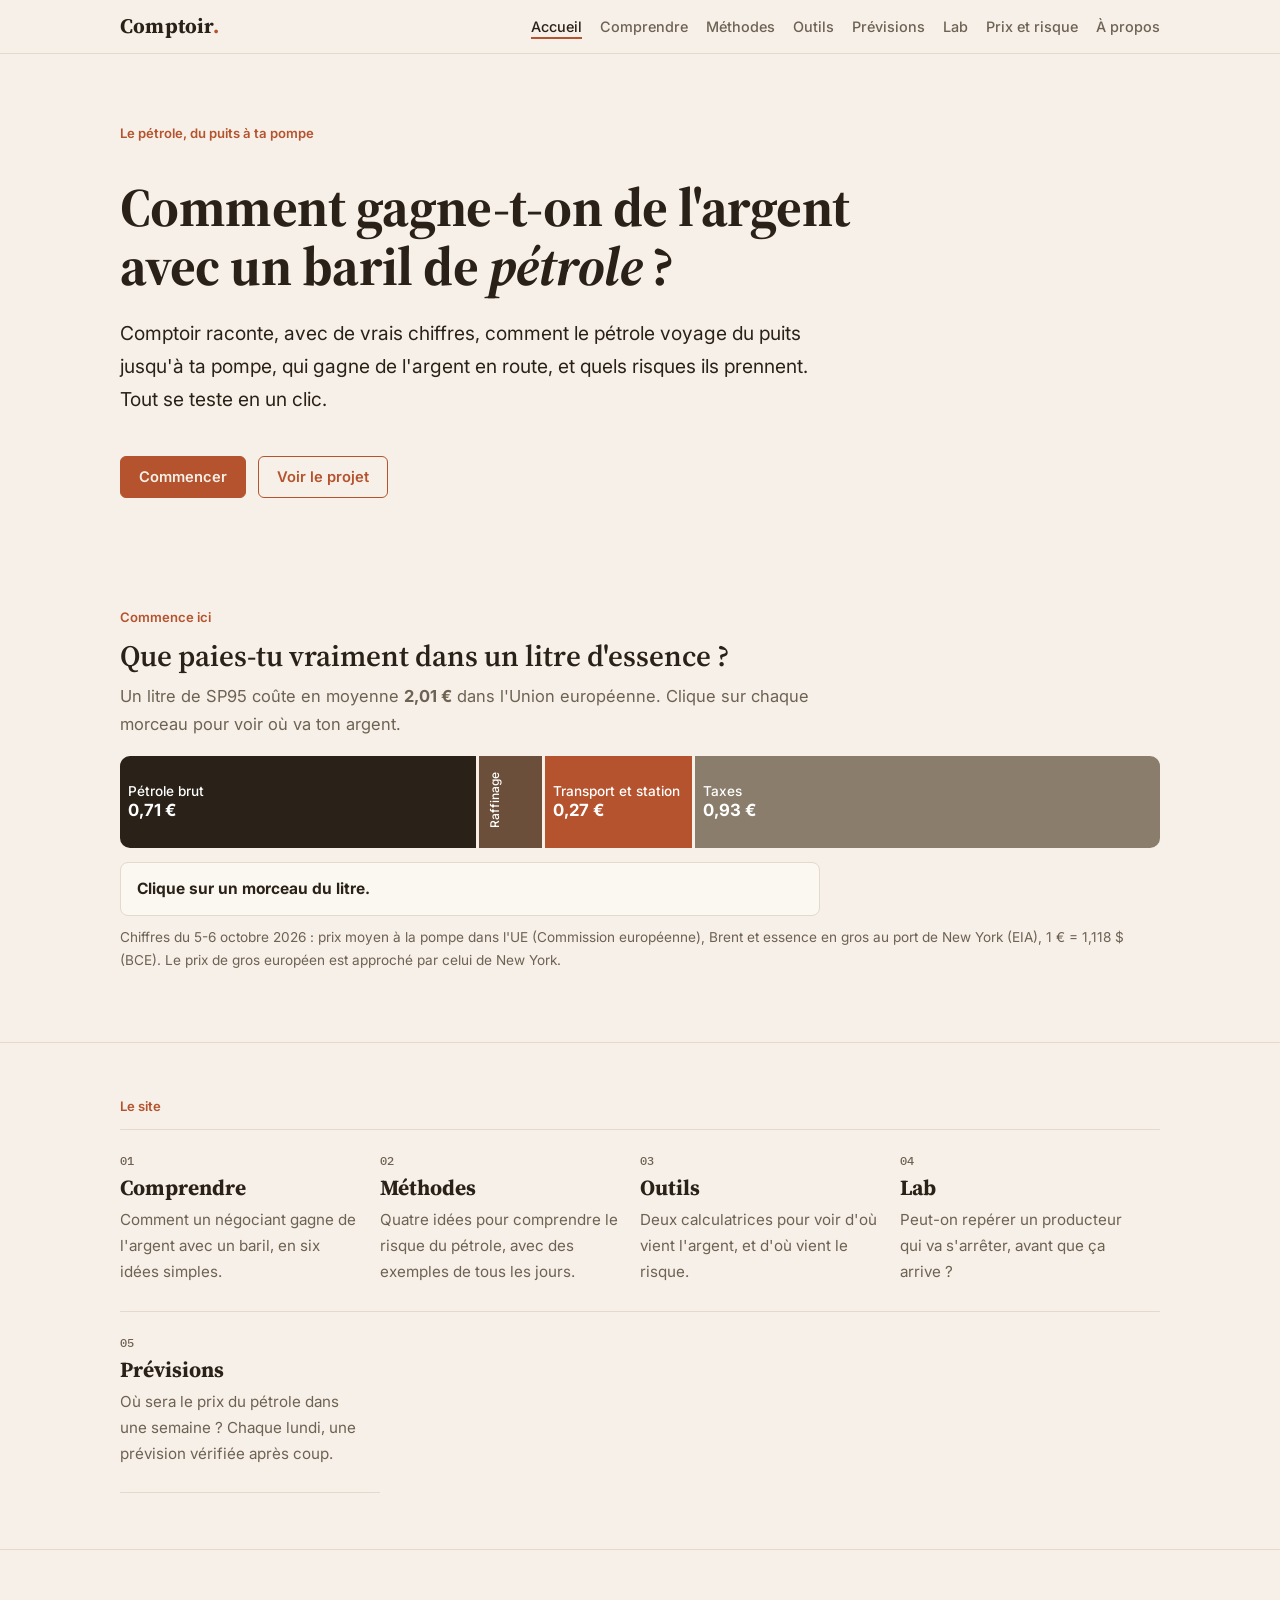
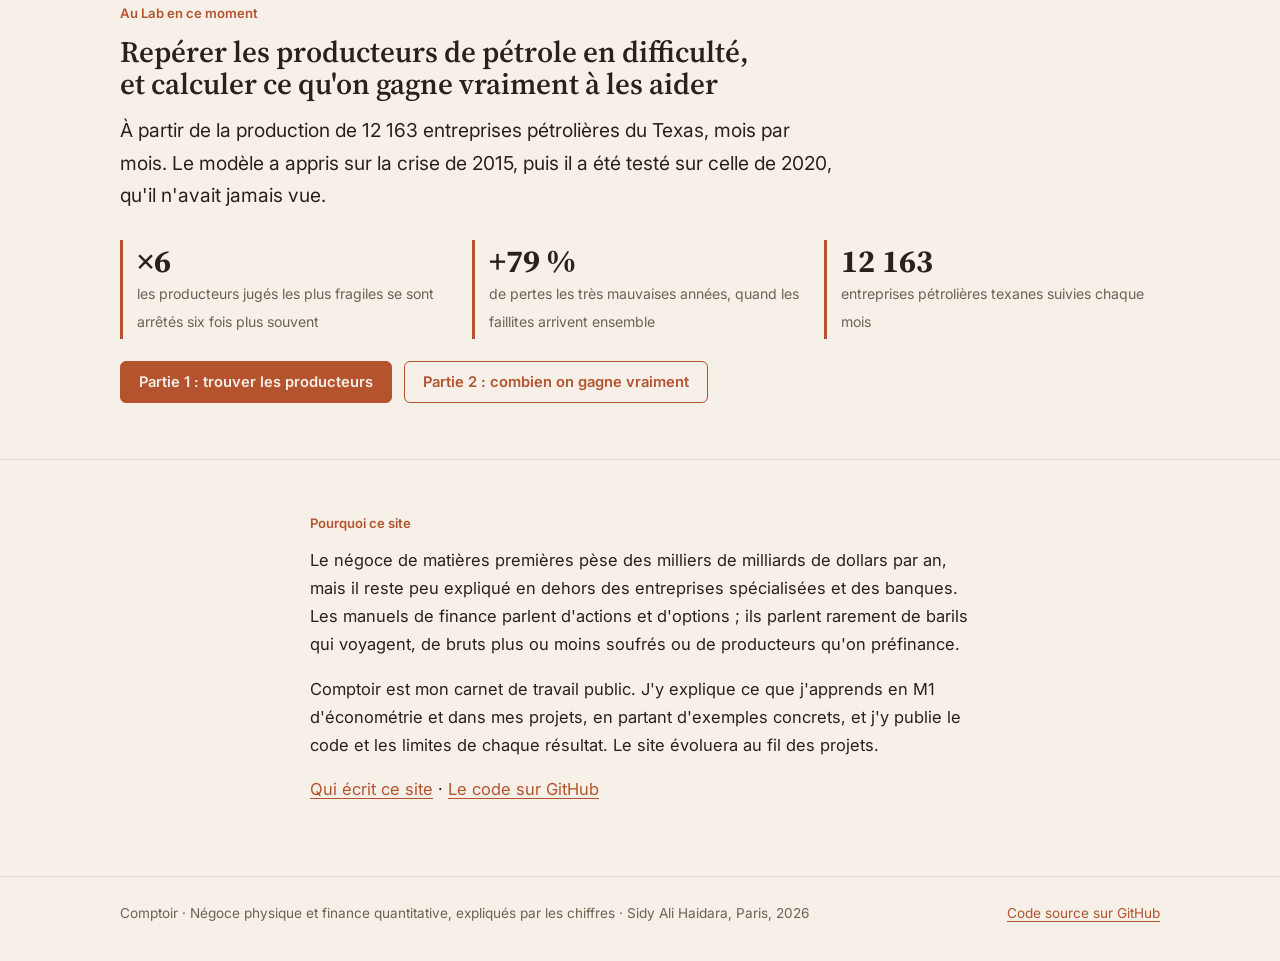
<file: docs/index.html>
<!doctype html>
<html lang="fr">
<head>
<meta charset="utf-8">
<meta name="viewport" content="width=device-width, initial-scale=1, viewport-fit=cover">
<title>Comptoir</title>
<meta name="description" content="Le négoce physique des matières premières et la finance quantitative, expliqués avec des données réelles, du code et des outils interactifs.">
<meta property="og:title" content="Comptoir">
<meta property="og:description" content="Le négoce physique des matières premières et la finance quantitative, expliqués avec des données réelles, du code et des outils interactifs.">
<meta property="og:type" content="website">
<meta name="theme-color" content="#F6F0E8">
<link rel="preconnect" href="https://fonts.googleapis.com">
<link rel="preconnect" href="https://fonts.gstatic.com" crossorigin>
<link rel="stylesheet" href="https://fonts.googleapis.com/css2?family=Inter:wght@400;500;600&family=IBM+Plex+Mono:wght@400;500&family=Source+Serif+4:ital,opsz,wght@0,8..60,400;0,8..60,600;0,8..60,700;1,8..60,400&display=swap">
<link rel="stylesheet" href="assets/style.css">
<link rel="icon" href="data:image/svg+xml,%3Csvg xmlns='http://www.w3.org/2000/svg' viewBox='0 0 32 32'%3E%3Crect width='32' height='32' rx='4' fill='%23b5532e'/%3E%3Ctext x='16' y='23' font-family='Arial' font-weight='700' font-size='19' text-anchor='middle' fill='white'%3EC%3C/text%3E%3C/svg%3E">
</head>
<body>
<header class="top"><div class="wrap">
<a class="brand" href="index.html">Comptoir<span>.</span></a>
<nav class="nav" aria-label="Navigation principale"><a href="index.html" aria-current="page">Accueil</a><a href="comprendre.html">Comprendre</a><a href="methodes.html">Méthodes</a><a href="outils.html">Outils</a><a href="previsions.html">Prévisions</a><a href="lab.html">Lab</a><a href="modeles.html">Prix et risque</a><a href="a-propos.html">À propos</a></nav>
</div></header>
<main>

<div class="wrap">
  <div class="hero">
    <span class="eyebrow">Le pétrole, du puits à ta pompe</span>
    <h1>Comment gagne-t-on de l'argent avec un baril de <em>pétrole</em>&nbsp;?</h1>
    <p class="lede">Comptoir raconte, avec de vrais chiffres, comment le pétrole voyage du puits jusqu'à ta pompe, qui gagne de l'argent en route, et quels risques ils prennent. Tout se teste en un clic.</p>
    <div class="cta"><a class="btn primary" href="#litre">Commencer</a><a class="btn ghost" href="lab.html">Voir le projet</a></div>
  </div>
</div>

<section id="litre"><div class="wrap">
  <span class="eyebrow">Commence ici</span>
  <h2>Que paies-tu vraiment dans un litre d'essence&nbsp;?</h2>
  <p class="muted read" style="margin:10px 0 18px">Un litre de SP95 coûte en moyenne <b>2,01&nbsp;€</b> dans l'Union européenne. Clique sur chaque morceau pour voir où va ton argent.</p>
  <div class="litre" role="group" aria-label="Décomposition du prix d'un litre">
    <button type="button" class="seg s1" data-k="brut" style="flex:35.2">Pétrole brut<br><b>0,71&nbsp;€</b></button>
    <button type="button" class="seg s2" data-k="raff" style="flex:4.8"><span>Raffinage</span></button>
    <button type="button" class="seg s3" data-k="dist" style="flex:13.6">Transport et station<br><b>0,27&nbsp;€</b></button>
    <button type="button" class="seg s4" data-k="tax" style="flex:46.4">Taxes<br><b>0,93&nbsp;€</b></button>
  </div>
  <div class="litre-info" id="litre-info" aria-live="polite"><b>Clique sur un morceau du litre.</b></div>
  <p class="muted" style="font-size:.85rem;margin-top:10px">Chiffres du 5-6 octobre 2026 : prix moyen à la pompe dans l'UE (Commission européenne), Brent et essence en gros au port de New York (EIA), 1&nbsp;€ = 1,118&nbsp;$ (BCE). Le prix de gros européen est approché par celui de New York.</p>
</div></section>

<section id="hub"><div class="wrap">
  <span class="eyebrow">Le site</span>
  <nav class="hub" aria-label="Rubriques">
    <a href="comprendre.html"><span class="n">01</span><h3>Comprendre</h3><p>Comment un négociant gagne de l'argent avec un baril, en six idées simples.</p></a>
    <a href="methodes.html"><span class="n">02</span><h3>Méthodes</h3><p>Quatre idées pour comprendre le risque du pétrole, avec des exemples de tous les jours.</p></a>
    <a href="outils.html"><span class="n">03</span><h3>Outils</h3><p>Deux calculatrices pour voir d'où vient l'argent, et d'où vient le risque.</p></a>
    <a href="lab.html"><span class="n">04</span><h3>Lab</h3><p>Peut-on repérer un producteur qui va s'arrêter, avant que ça arrive&nbsp;?</p></a>
    <a href="previsions.html"><span class="n">05</span><h3>Prévisions</h3><p>Où sera le prix du pétrole dans une semaine&nbsp;? Chaque lundi, une prévision vérifiée après coup.</p></a>
  </nav>
</div></section>

<section><div class="wrap">
  <span class="eyebrow">Au Lab en ce moment</span>
  <h2>Repérer les producteurs de pétrole en difficulté, et calculer ce qu'on gagne vraiment à les aider</h2>
  <p class="lede" style="margin-top:14px">À partir de la production de 12&nbsp;163 entreprises pétrolières du Texas, mois par mois. Le modèle a appris sur la crise de 2015, puis il a été testé sur celle de 2020, qu'il n'avait jamais vue.</p>
  <div class="figure-strip" style="margin:28px 0 22px">
    
    <div class="stat"><b>×6</b><span>les producteurs jugés les plus fragiles se sont arrêtés six fois plus souvent</span></div>
    <div class="stat"><b>+79&nbsp;%</b><span>de pertes les très mauvaises années, quand les faillites arrivent ensemble</span></div>
    <div class="stat"><b>12&nbsp;163</b><span>entreprises pétrolières texanes suivies chaque mois</span></div>
  </div>
  <div class="cta" style="display:flex;gap:12px;flex-wrap:wrap"><a class="btn primary" href="lab.html">Partie 1&nbsp;: trouver les producteurs</a><a class="btn ghost" href="modeles.html">Partie 2&nbsp;: combien on gagne vraiment</a></div>
</div></section>

<section><div class="wrap read">
  <span class="eyebrow">Pourquoi ce site</span>
  <p>Le négoce de matières premières pèse des milliers de milliards de dollars par an, mais il reste peu expliqué en dehors des entreprises spécialisées et des banques. Les manuels de finance parlent d'actions et d'options&nbsp;; ils parlent rarement de barils qui voyagent, de bruts plus ou moins soufrés ou de producteurs qu'on préfinance.</p>
  <p>Comptoir est mon carnet de travail public. J'y explique ce que j'apprends en M1 d'économétrie et dans mes projets, en partant d'exemples concrets, et j'y publie le code et les limites de chaque résultat. Le site évoluera au fil des projets.</p>
  <p><a href="a-propos.html">Qui écrit ce site</a> · <a href="https://github.com/SidyHaidara/moteur-negoce-physique">Le code sur GitHub</a></p>
</div></section>
</main>
<footer><div class="wrap">
<span>Comptoir · Négoce physique et finance quantitative, expliqués par les chiffres · Sidy Ali Haidara, Paris, 2026</span>
<span><a href="https://github.com/SidyHaidara/moteur-negoce-physique">Code source sur GitHub</a></span>
</div></footer>

<script src="assets/simple.js"></script>
</body>
</html>
</file>
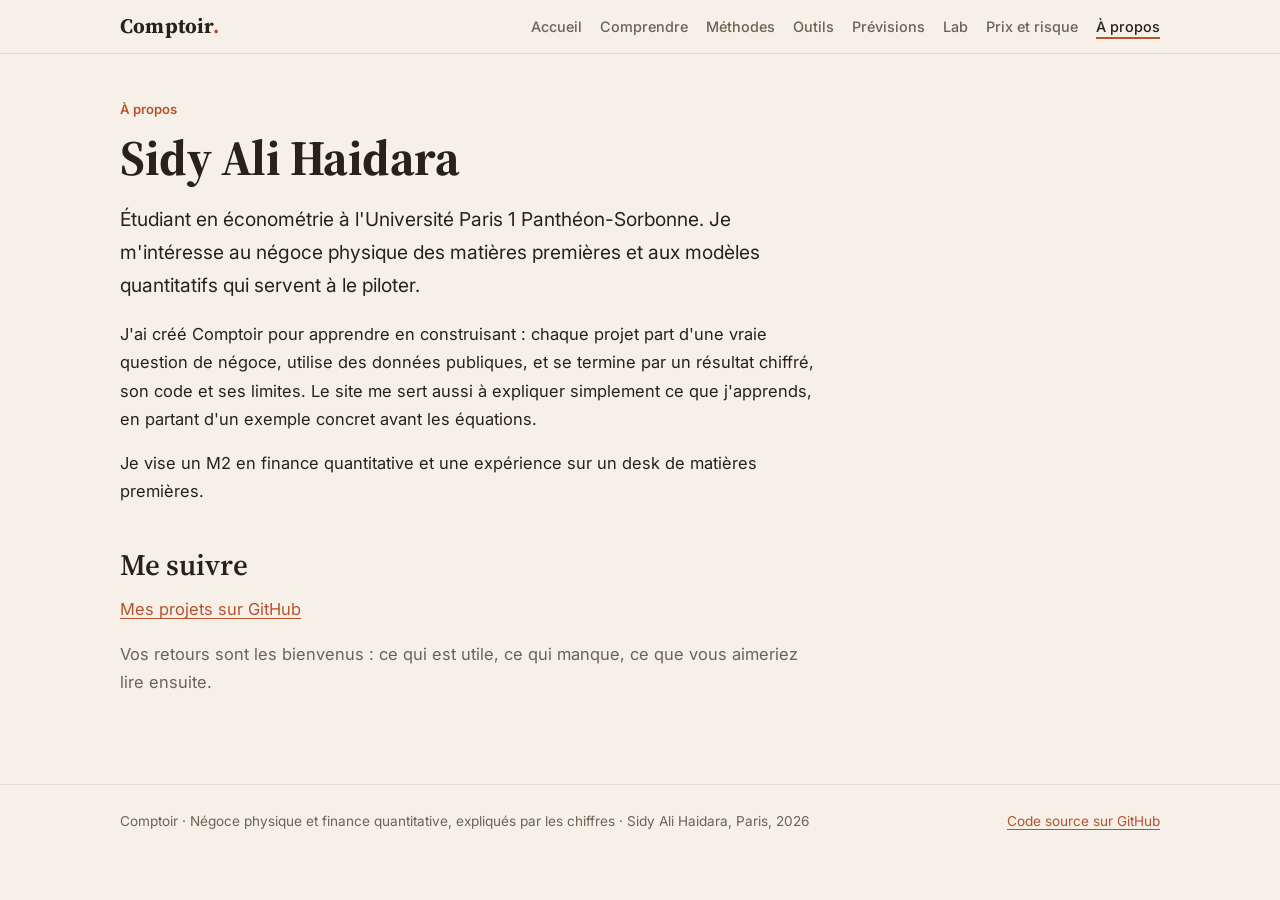
<file: docs/a-propos.html>
<!doctype html>
<html lang="fr">
<head>
<meta charset="utf-8">
<meta name="viewport" content="width=device-width, initial-scale=1, viewport-fit=cover">
<title>À propos · Comptoir</title>
<meta name="description" content="Qui écrit Comptoir et pourquoi.">
<meta property="og:title" content="À propos · Comptoir">
<meta property="og:description" content="Qui écrit Comptoir et pourquoi.">
<meta property="og:type" content="website">
<meta name="theme-color" content="#F6F0E8">
<link rel="preconnect" href="https://fonts.googleapis.com">
<link rel="preconnect" href="https://fonts.gstatic.com" crossorigin>
<link rel="stylesheet" href="https://fonts.googleapis.com/css2?family=Inter:wght@400;500;600&family=IBM+Plex+Mono:wght@400;500&family=Source+Serif+4:ital,opsz,wght@0,8..60,400;0,8..60,600;0,8..60,700;1,8..60,400&display=swap">
<link rel="stylesheet" href="assets/style.css">
<link rel="icon" href="data:image/svg+xml,%3Csvg xmlns='http://www.w3.org/2000/svg' viewBox='0 0 32 32'%3E%3Crect width='32' height='32' rx='4' fill='%23b5532e'/%3E%3Ctext x='16' y='23' font-family='Arial' font-weight='700' font-size='19' text-anchor='middle' fill='white'%3EC%3C/text%3E%3C/svg%3E">
</head>
<body>
<header class="top"><div class="wrap">
<a class="brand" href="index.html">Comptoir<span>.</span></a>
<nav class="nav" aria-label="Navigation principale"><a href="index.html">Accueil</a><a href="comprendre.html">Comprendre</a><a href="methodes.html">Méthodes</a><a href="outils.html">Outils</a><a href="previsions.html">Prévisions</a><a href="lab.html">Lab</a><a href="modeles.html">Prix et risque</a><a href="a-propos.html" aria-current="page">À propos</a></nav>
</div></header>
<main>

<article class="wrap article"><div class="read">
  <span class="eyebrow">À propos</span>
  <h1>Sidy Ali Haidara</h1>
  <p class="lede">Étudiant en économétrie à l'Université Paris 1 Panthéon-Sorbonne. Je m'intéresse au négoce physique des matières premières et aux modèles quantitatifs qui servent à le piloter.</p>
  <p>J'ai créé Comptoir pour apprendre en construisant&nbsp;: chaque projet part d'une vraie question de négoce, utilise des données publiques, et se termine par un résultat chiffré, son code et ses limites. Le site me sert aussi à expliquer simplement ce que j'apprends, en partant d'un exemple concret avant les équations.</p>
  <p>Je vise un M2 en finance quantitative et une expérience sur un desk de matières premières.</p>
  <h2>Me suivre</h2>
  <p><a href="https://github.com/SidyHaidara/moteur-negoce-physique">Mes projets sur GitHub</a></p>
  <p class="muted">Vos retours sont les bienvenus&nbsp;: ce qui est utile, ce qui manque, ce que vous aimeriez lire ensuite.</p>
</div></article>
</main>
<footer><div class="wrap">
<span>Comptoir · Négoce physique et finance quantitative, expliqués par les chiffres · Sidy Ali Haidara, Paris, 2026</span>
<span><a href="https://github.com/SidyHaidara/moteur-negoce-physique">Code source sur GitHub</a></span>
</div></footer>

</body>
</html>
</file>
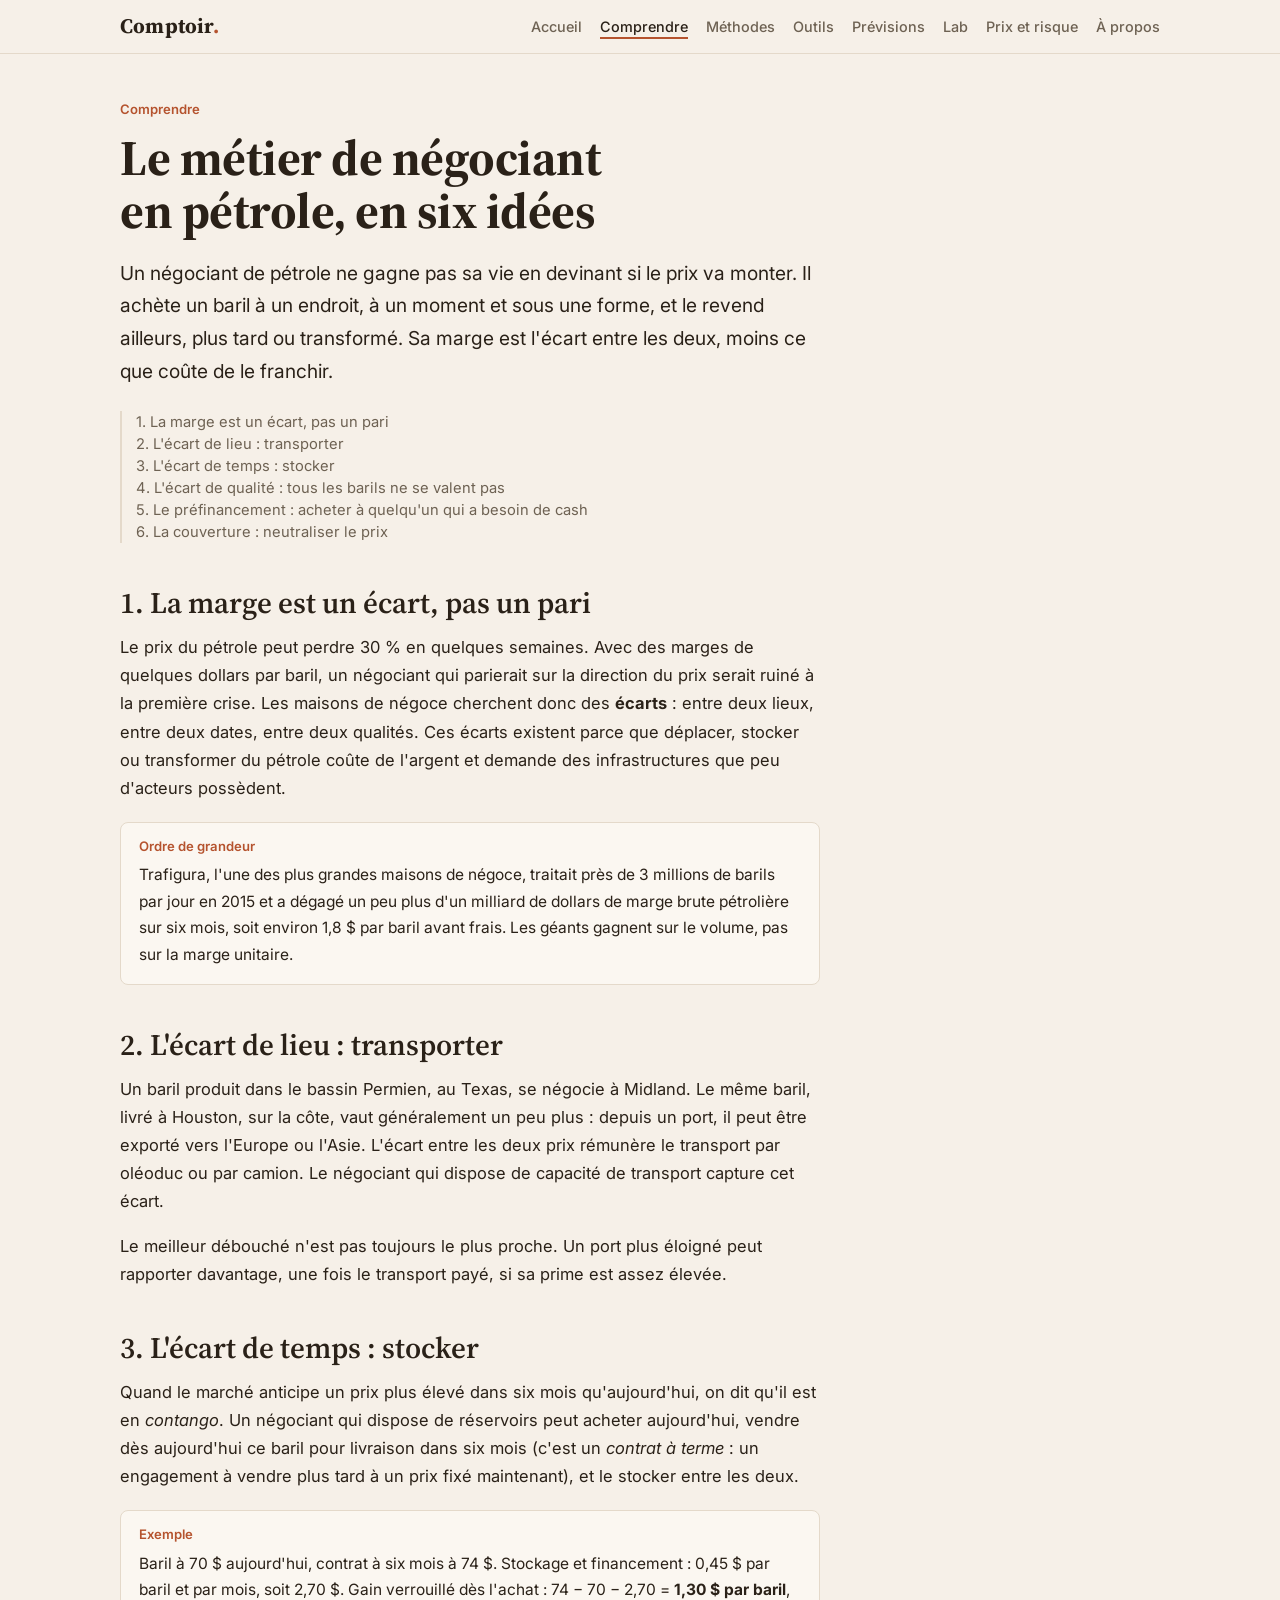
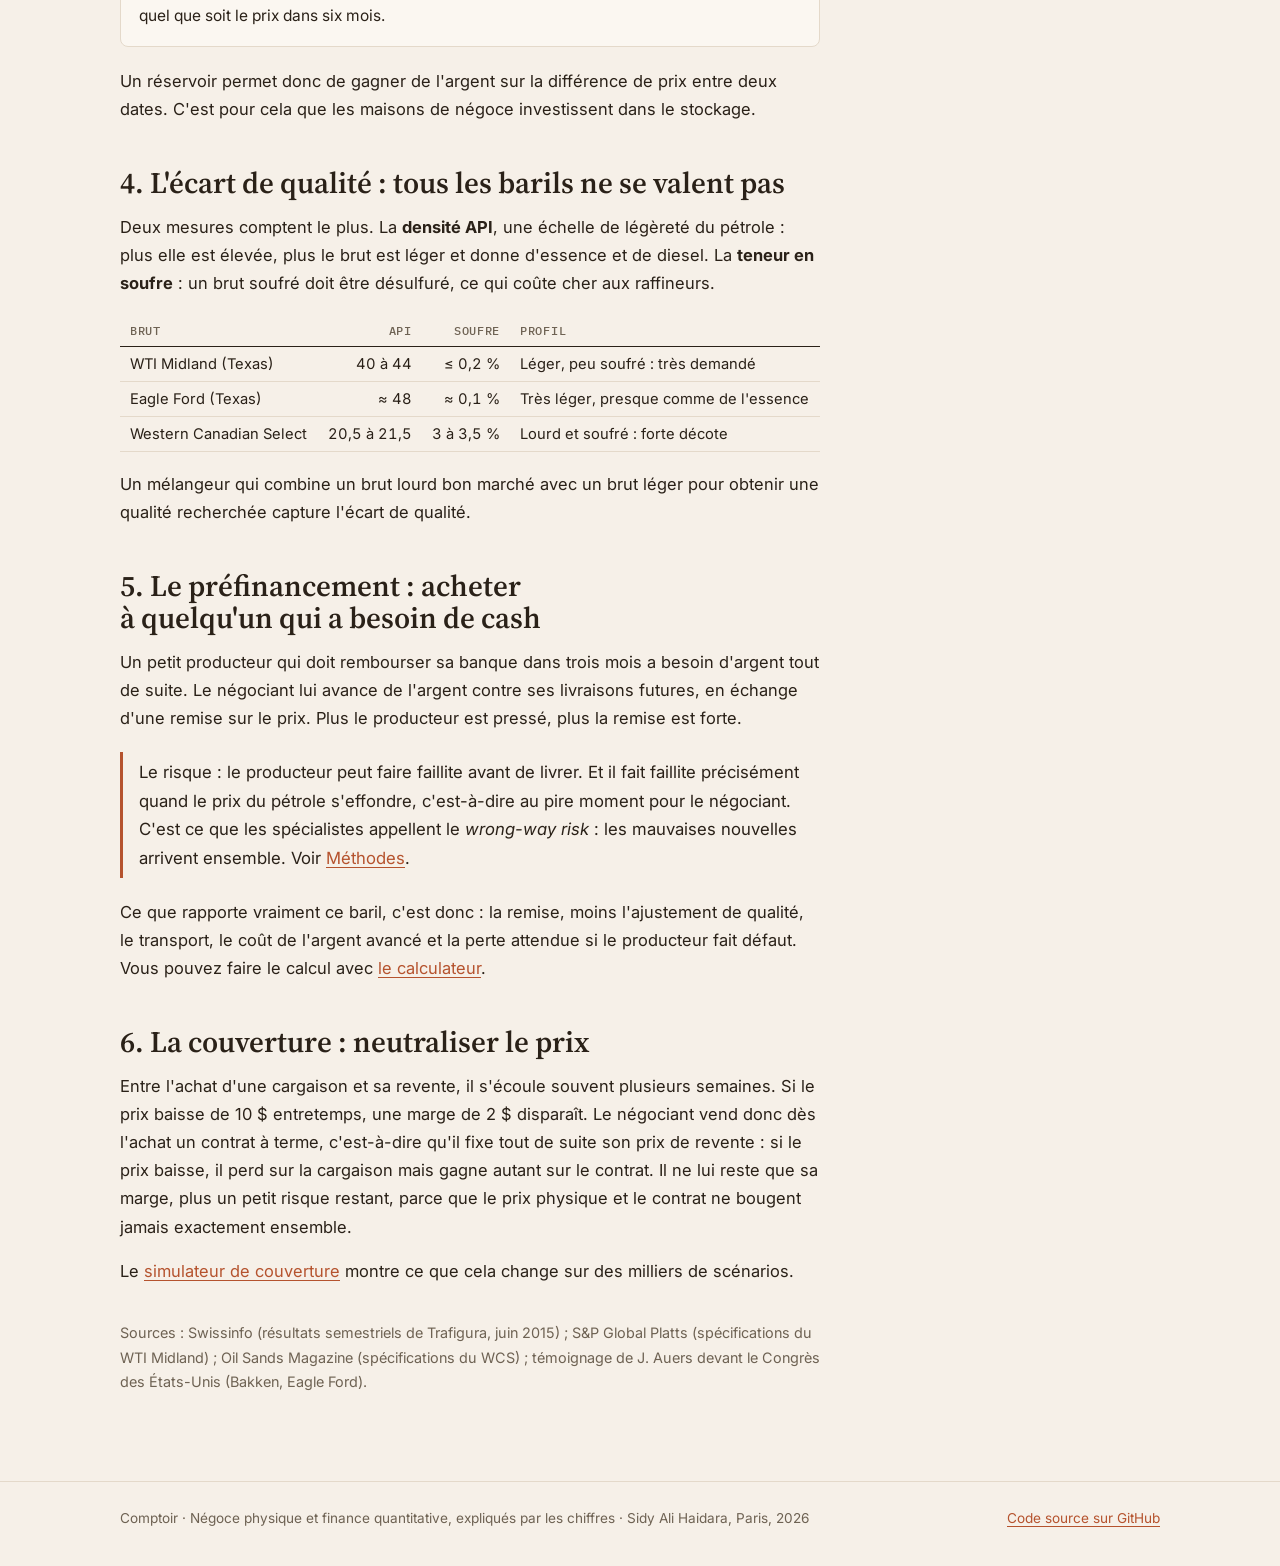
<file: docs/comprendre.html>
<!doctype html>
<html lang="fr">
<head>
<meta charset="utf-8">
<meta name="viewport" content="width=device-width, initial-scale=1, viewport-fit=cover">
<title>Comprendre le négoce physique · Comptoir</title>
<meta name="description" content="Les bases du négoce physique de pétrole : écarts géographiques, temporels et de qualité, préfinancement et couverture, avec des exemples chiffrés.">
<meta property="og:title" content="Comprendre le négoce physique · Comptoir">
<meta property="og:description" content="Les bases du négoce physique de pétrole : écarts géographiques, temporels et de qualité, préfinancement et couverture, avec des exemples chiffrés.">
<meta property="og:type" content="website">
<meta name="theme-color" content="#F6F0E8">
<link rel="preconnect" href="https://fonts.googleapis.com">
<link rel="preconnect" href="https://fonts.gstatic.com" crossorigin>
<link rel="stylesheet" href="https://fonts.googleapis.com/css2?family=Inter:wght@400;500;600&family=IBM+Plex+Mono:wght@400;500&family=Source+Serif+4:ital,opsz,wght@0,8..60,400;0,8..60,600;0,8..60,700;1,8..60,400&display=swap">
<link rel="stylesheet" href="assets/style.css">
<link rel="icon" href="data:image/svg+xml,%3Csvg xmlns='http://www.w3.org/2000/svg' viewBox='0 0 32 32'%3E%3Crect width='32' height='32' rx='4' fill='%23b5532e'/%3E%3Ctext x='16' y='23' font-family='Arial' font-weight='700' font-size='19' text-anchor='middle' fill='white'%3EC%3C/text%3E%3C/svg%3E">
</head>
<body>
<header class="top"><div class="wrap">
<a class="brand" href="index.html">Comptoir<span>.</span></a>
<nav class="nav" aria-label="Navigation principale"><a href="index.html">Accueil</a><a href="comprendre.html" aria-current="page">Comprendre</a><a href="methodes.html">Méthodes</a><a href="outils.html">Outils</a><a href="previsions.html">Prévisions</a><a href="lab.html">Lab</a><a href="modeles.html">Prix et risque</a><a href="a-propos.html">À propos</a></nav>
</div></header>
<main>

<article class="wrap article"><div class="read">
  <span class="eyebrow">Comprendre</span>
  <h1>Le métier de négociant en pétrole, en six idées</h1>
  <p class="lede">Un négociant de pétrole ne gagne pas sa vie en devinant si le prix va monter. Il achète un baril à un endroit, à un moment et sous une forme, et le revend ailleurs, plus tard ou transformé. Sa marge est l'écart entre les deux, moins ce que coûte de le franchir.</p>
  <nav class="toc" aria-label="Sommaire">
    <a href="#ecart">1. La marge est un écart, pas un pari</a>
    <a href="#lieu">2. L'écart de lieu&nbsp;: transporter</a>
    <a href="#temps">3. L'écart de temps&nbsp;: stocker</a>
    <a href="#qualite">4. L'écart de qualité&nbsp;: tous les barils ne se valent pas</a>
    <a href="#prefi">5. Le préfinancement&nbsp;: acheter à quelqu'un qui a besoin de cash</a>
    <a href="#couverture">6. La couverture&nbsp;: neutraliser le prix</a>
  </nav>

  <h2 id="ecart">1. La marge est un écart, pas un pari</h2>
  <p>Le prix du pétrole peut perdre 30&nbsp;% en quelques semaines. Avec des marges de quelques dollars par baril, un négociant qui parierait sur la direction du prix serait ruiné à la première crise. Les maisons de négoce cherchent donc des <b>écarts</b>&nbsp;: entre deux lieux, entre deux dates, entre deux qualités. Ces écarts existent parce que déplacer, stocker ou transformer du pétrole coûte de l'argent et demande des infrastructures que peu d'acteurs possèdent.</p>
  <div class="example"><span class="eyebrow">Ordre de grandeur</span>Trafigura, l'une des plus grandes maisons de négoce, traitait près de 3 millions de barils par jour en 2015 et a dégagé un peu plus d'un milliard de dollars de marge brute pétrolière sur six mois, soit environ 1,8&nbsp;$ par baril avant frais. Les géants gagnent sur le volume, pas sur la marge unitaire.</div>

  <h2 id="lieu">2. L'écart de lieu&nbsp;: transporter</h2>
  <p>Un baril produit dans le bassin Permien, au Texas, se négocie à Midland. Le même baril, livré à Houston, sur la côte, vaut généralement un peu plus&nbsp;: depuis un port, il peut être exporté vers l'Europe ou l'Asie. L'écart entre les deux prix rémunère le transport par oléoduc ou par camion. Le négociant qui dispose de capacité de transport capture cet écart.</p>
  <p>Le meilleur débouché n'est pas toujours le plus proche. Un port plus éloigné peut rapporter davantage, une fois le transport payé, si sa prime est assez élevée.</p>

  <h2 id="temps">3. L'écart de temps&nbsp;: stocker</h2>
  <p>Quand le marché anticipe un prix plus élevé dans six mois qu'aujourd'hui, on dit qu'il est en <i>contango</i>. Un négociant qui dispose de réservoirs peut acheter aujourd'hui, vendre dès aujourd'hui ce baril pour livraison dans six mois (c'est un <i>contrat à terme</i>&nbsp;: un engagement à vendre plus tard à un prix fixé maintenant), et le stocker entre les deux.</p>
  <div class="example"><span class="eyebrow">Exemple</span>Baril à 70&nbsp;$ aujourd'hui, contrat à six mois à 74&nbsp;$. Stockage et financement&nbsp;: 0,45&nbsp;$ par baril et par mois, soit 2,70&nbsp;$. Gain verrouillé dès l'achat&nbsp;: 74 − 70 − 2,70 = <b>1,30&nbsp;$ par baril</b>, quel que soit le prix dans six mois.</div>
  <p>Un réservoir permet donc de gagner de l'argent sur la différence de prix entre deux dates. C'est pour cela que les maisons de négoce investissent dans le stockage.</p>

  <h2 id="qualite">4. L'écart de qualité&nbsp;: tous les barils ne se valent pas</h2>
  <p>Deux mesures comptent le plus. La <b>densité API</b>, une échelle de légèreté du pétrole&nbsp;: plus elle est élevée, plus le brut est léger et donne d'essence et de diesel. La <b>teneur en soufre</b>&nbsp;: un brut soufré doit être désulfuré, ce qui coûte cher aux raffineurs.</p>
  <div class="table-wrap"><table>
    <tr><th>Brut</th><th class="r">API</th><th class="r">Soufre</th><th>Profil</th></tr>
    <tr><td>WTI Midland (Texas)</td><td class="r">40 à 44</td><td class="r">≤ 0,2&nbsp;%</td><td>Léger, peu soufré&nbsp;: très demandé</td></tr>
    <tr><td>Eagle Ford (Texas)</td><td class="r">≈ 48</td><td class="r">≈ 0,1&nbsp;%</td><td>Très léger, presque comme de l'essence</td></tr>
    <tr><td>Western Canadian Select</td><td class="r">20,5 à 21,5</td><td class="r">3 à 3,5&nbsp;%</td><td>Lourd et soufré&nbsp;: forte décote</td></tr>
  </table></div>
  <p>Un mélangeur qui combine un brut lourd bon marché avec un brut léger pour obtenir une qualité recherchée capture l'écart de qualité.</p>

  <h2 id="prefi">5. Le préfinancement&nbsp;: acheter à quelqu'un qui a besoin de cash</h2>
  <p>Un petit producteur qui doit rembourser sa banque dans trois mois a besoin d'argent tout de suite. Le négociant lui avance de l'argent contre ses livraisons futures, en échange d'une remise sur le prix. Plus le producteur est pressé, plus la remise est forte.</p>
  <div class="keypoint">Le risque&nbsp;: le producteur peut faire faillite avant de livrer. Et il fait faillite précisément quand le prix du pétrole s'effondre, c'est-à-dire au pire moment pour le négociant. C'est ce que les spécialistes appellent le <i>wrong-way risk</i>&nbsp;: les mauvaises nouvelles arrivent ensemble. Voir <a href="methodes.html#wwr">Méthodes</a>.</div>
  <p>Ce que rapporte vraiment ce baril, c'est donc&nbsp;: la remise, moins l'ajustement de qualité, le transport, le coût de l'argent avancé et la perte attendue si le producteur fait défaut. Vous pouvez faire le calcul avec <a href="outils.html#rendement">le calculateur</a>.</p>

  <h2 id="couverture">6. La couverture&nbsp;: neutraliser le prix</h2>
  <p>Entre l'achat d'une cargaison et sa revente, il s'écoule souvent plusieurs semaines. Si le prix baisse de 10&nbsp;$ entretemps, une marge de 2&nbsp;$ disparaît. Le négociant vend donc dès l'achat un contrat à terme, c'est-à-dire qu'il fixe tout de suite son prix de revente&nbsp;: si le prix baisse, il perd sur la cargaison mais gagne autant sur le contrat. Il ne lui reste que sa marge, plus un petit risque restant, parce que le prix physique et le contrat ne bougent jamais exactement ensemble.</p>
  <p>Le <a href="outils.html#couverture">simulateur de couverture</a> montre ce que cela change sur des milliers de scénarios.</p>
  <p class="muted" style="font-size:.9rem;margin-top:36px">Sources&nbsp;: Swissinfo (résultats semestriels de Trafigura, juin 2015)&nbsp;; S&amp;P Global Platts (spécifications du WTI Midland)&nbsp;; Oil Sands Magazine (spécifications du WCS)&nbsp;; témoignage de J. Auers devant le Congrès des États-Unis (Bakken, Eagle Ford).</p>
</div></article>
</main>
<footer><div class="wrap">
<span>Comptoir · Négoce physique et finance quantitative, expliqués par les chiffres · Sidy Ali Haidara, Paris, 2026</span>
<span><a href="https://github.com/SidyHaidara/moteur-negoce-physique">Code source sur GitHub</a></span>
</div></footer>

</body>
</html>
</file>
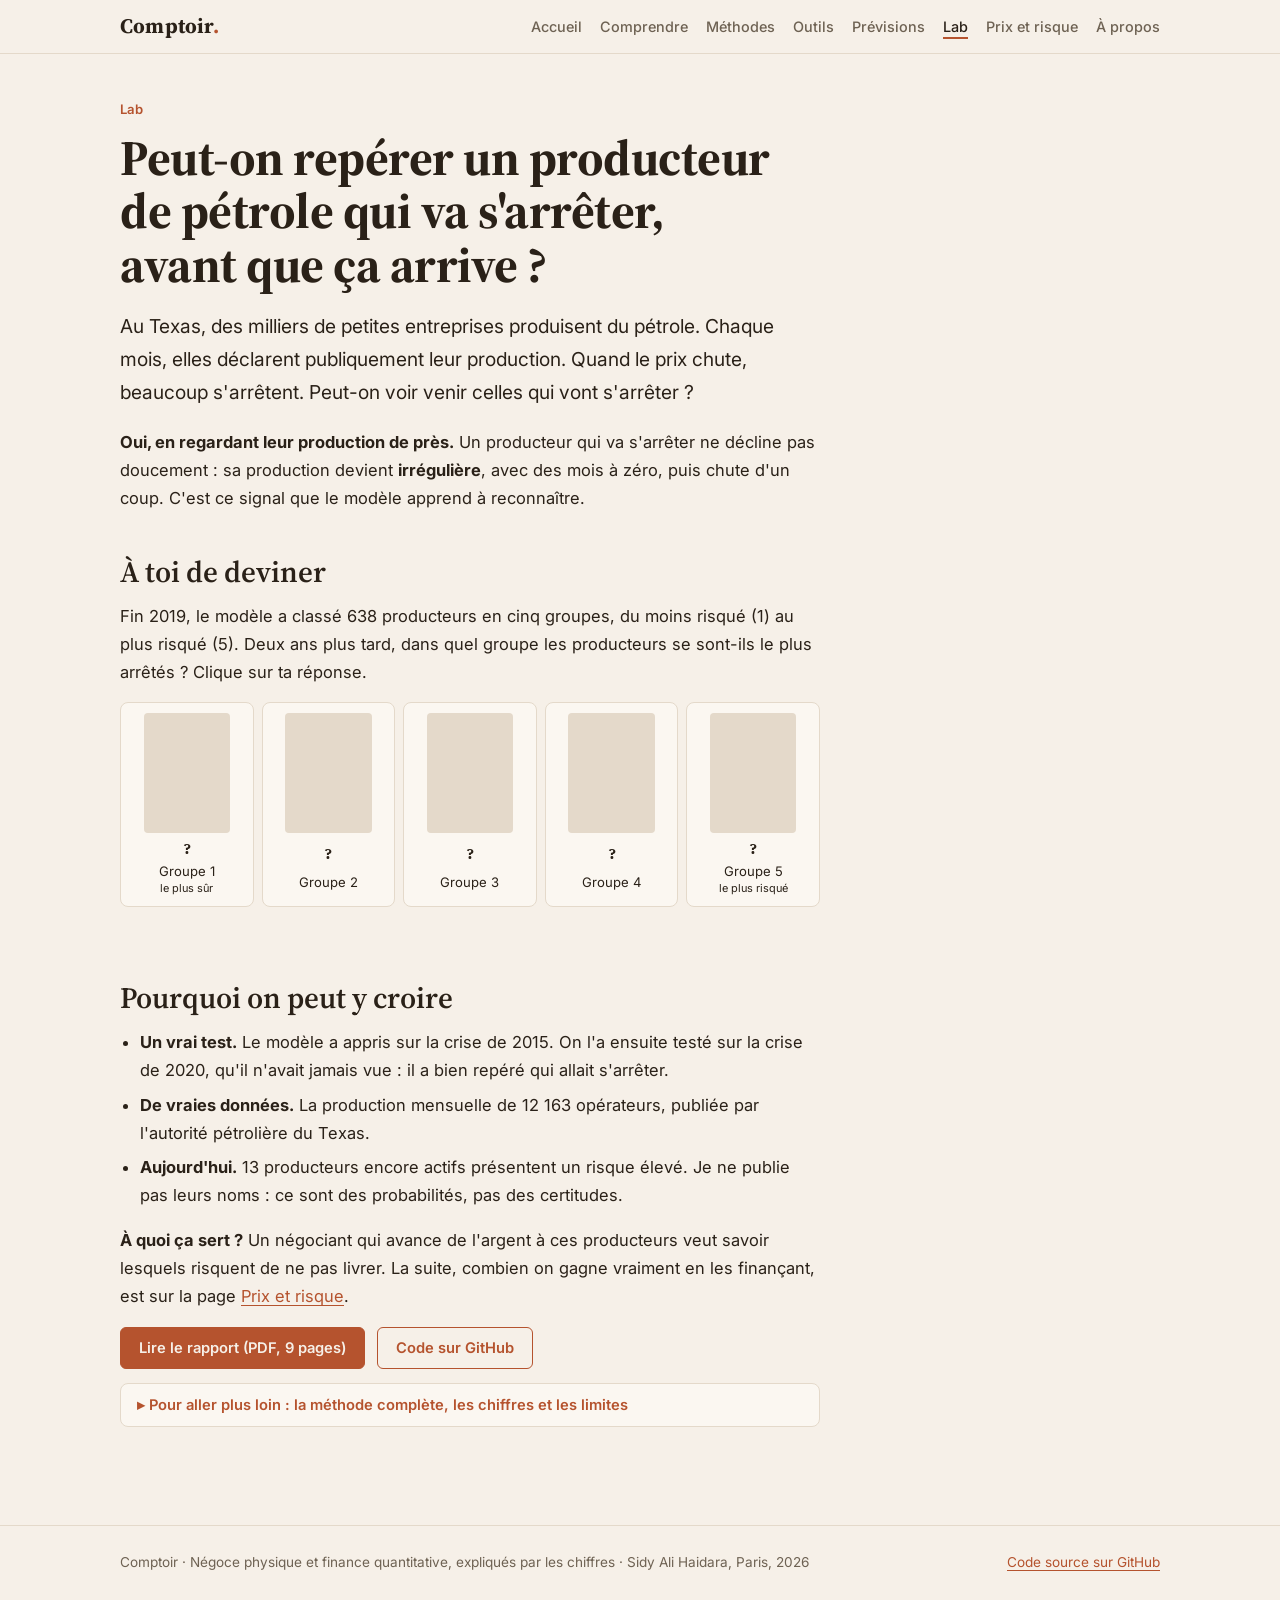
<file: docs/lab.html>
<!doctype html>
<html lang="fr">
<head>
<meta charset="utf-8">
<meta name="viewport" content="width=device-width, initial-scale=1, viewport-fit=cover">
<title>Lab · Moteur de négoce physique · Comptoir</title>
<meta name="description" content="Projet : prédire la sortie des producteurs de pétrole texans et décider combien les préfinancer, avec un backtest sur les crises de 2015 et 2020.">
<meta property="og:title" content="Lab · Moteur de négoce physique · Comptoir">
<meta property="og:description" content="Projet : prédire la sortie des producteurs de pétrole texans et décider combien les préfinancer, avec un backtest sur les crises de 2015 et 2020.">
<meta property="og:type" content="website">
<meta name="theme-color" content="#F6F0E8">
<link rel="preconnect" href="https://fonts.googleapis.com">
<link rel="preconnect" href="https://fonts.gstatic.com" crossorigin>
<link rel="stylesheet" href="https://fonts.googleapis.com/css2?family=Inter:wght@400;500;600&family=IBM+Plex+Mono:wght@400;500&family=Source+Serif+4:ital,opsz,wght@0,8..60,400;0,8..60,600;0,8..60,700;1,8..60,400&display=swap">
<link rel="stylesheet" href="assets/style.css">
<link rel="icon" href="data:image/svg+xml,%3Csvg xmlns='http://www.w3.org/2000/svg' viewBox='0 0 32 32'%3E%3Crect width='32' height='32' rx='4' fill='%23b5532e'/%3E%3Ctext x='16' y='23' font-family='Arial' font-weight='700' font-size='19' text-anchor='middle' fill='white'%3EC%3C/text%3E%3C/svg%3E">
</head>
<body>
<header class="top"><div class="wrap">
<a class="brand" href="index.html">Comptoir<span>.</span></a>
<nav class="nav" aria-label="Navigation principale"><a href="index.html">Accueil</a><a href="comprendre.html">Comprendre</a><a href="methodes.html">Méthodes</a><a href="outils.html">Outils</a><a href="previsions.html">Prévisions</a><a href="lab.html" aria-current="page">Lab</a><a href="modeles.html">Prix et risque</a><a href="a-propos.html">À propos</a></nav>
</div></header>
<main>


<article class="wrap article">
  <div class="read">
    <span class="eyebrow">Lab</span>
    <h1>Peut-on repérer un producteur de pétrole qui va s'arrêter, avant que ça arrive&nbsp;?</h1>
    <p class="lede">Au Texas, des milliers de petites entreprises produisent du pétrole. Chaque mois, elles déclarent publiquement leur production. Quand le prix chute, beaucoup s'arrêtent. Peut-on voir venir celles qui vont s'arrêter&nbsp;?</p>
    <p><b>Oui, en regardant leur production de près.</b> Un producteur qui va s'arrêter ne décline pas doucement&nbsp;: sa production devient <b>irrégulière</b>, avec des mois à zéro, puis chute d'un coup. C'est ce signal que le modèle apprend à reconnaître.</p>
  </div>
  <div class="read">
    <h2>À toi de deviner</h2>
    <p>Fin 2019, le modèle a classé 638 producteurs en cinq groupes, du moins risqué (1) au plus risqué (5). Deux ans plus tard, dans quel groupe les producteurs se sont-ils le plus arrêtés&nbsp;? Clique sur ta réponse.</p>
    <div class="quiz" id="quiz">
      <button type="button" data-g="0"><span class="col"><i></i></span><em>?</em><span>Groupe 1<br><small>le plus sûr</small></span></button>
      <button type="button" data-g="1"><span class="col"><i></i></span><em>?</em><span>Groupe 2</span></button>
      <button type="button" data-g="2"><span class="col"><i></i></span><em>?</em><span>Groupe 3</span></button>
      <button type="button" data-g="3"><span class="col"><i></i></span><em>?</em><span>Groupe 4</span></button>
      <button type="button" data-g="4"><span class="col"><i></i></span><em>?</em><span>Groupe 5<br><small>le plus risqué</small></span></button>
    </div>
    <p class="quiz-msg" id="quiz-msg" aria-live="polite"></p>
  </div>
  <div class="read">
    <h2>Pourquoi on peut y croire</h2>
    <ul>
      <li><b>Un vrai test.</b> Le modèle a appris sur la crise de 2015. On l'a ensuite testé sur la crise de 2020, qu'il n'avait jamais vue&nbsp;: il a bien repéré qui allait s'arrêter.</li>
      <li><b>De vraies données.</b> La production mensuelle de 12&nbsp;163 opérateurs, publiée par l'autorité pétrolière du Texas.</li>
      <li><b>Aujourd'hui.</b> 13 producteurs encore actifs présentent un risque élevé. Je ne publie pas leurs noms&nbsp;: ce sont des probabilités, pas des certitudes.</li>
    </ul>
    <p><b>À quoi ça sert&nbsp;?</b> Un négociant qui avance de l'argent à ces producteurs veut savoir lesquels risquent de ne pas livrer. La suite, combien on gagne vraiment en les finançant, est sur la page <a href="modeles.html">Prix et risque</a>.</p>
    <div class="cta" style="display:flex;gap:12px;flex-wrap:wrap;margin-top:6px"><a class="btn primary" href="assets/rapport_moteur_negoce.pdf">Lire le rapport (PDF, 9 pages)</a><a class="btn ghost" href="https://github.com/SidyHaidara/moteur-negoce-physique">Code sur GitHub</a></div>
    <details class="plus"><summary>Pour aller plus loin : la méthode complète, les chiffres et les limites</summary>
    <div class="plus-body">
<div class="read">
  <div class="result-box"><b>Partie 2&nbsp;:</b> sauts et valeurs extrêmes, prix plancher en option, arrêt optimal par Longstaff-Schwartz et CVA, avec les outils du M2 Probabilités et Finance. <a href="modeles.html">Lire la partie 2</a></div>
  <h3>La démarche</h3>
  <ol>
    <li><b>Prix</b>&nbsp;: modèle de Schwartz calibré sur le WTI 2010-2026, simulé sans erreur de discrétisation.</li>
    <li><b>Défaut lié au prix</b>&nbsp;: modèle de Merton avec le point de défaut de KMV, prix et défauts simulés ensemble.</li>
    <li><b>Défaut observé</b>&nbsp;: logit estimé sur la production mensuelle des 12&nbsp;163 opérateurs du Texas (Railroad Commission).</li>
    <li><b>Rendement par baril</b>&nbsp;: décote, qualité du brut, hub de revente optimal, financement, perte attendue.</li>
    <li><b>Allocation</b>&nbsp;: programme linéaire qui maximise le profit espéré sous un plafond de CVaR et une ligne de crédit.</li>
  </ol>

  <h3>Résultat 1&nbsp;: le modèle aurait vu venir les sorties de 2021</h3>
  <p>Estimé sur la crise de 2015, testé sans retouche sur celle de 2020&nbsp;: AUC de 0,71 (IC 95&nbsp;% bootstrap 0,65-0,78), contre 0,66 pour le seul déclin de production. En inversant le protocole, l'AUC vaut 0,70&nbsp;: le signal est stable d'une crise à l'autre.</p>
  </div>
  <div class="grid2">
    <figure><img src="assets/roc.png" alt="Courbe ROC du modèle, AUC 0,71, contre 0,66 pour le déclin seul" loading="lazy" width="726" height="682"><figcaption>Courbe ROC hors échantillon (crise de 2020).</figcaption></figure>
    <figure><img src="assets/quintiles.png" alt="Taux de sortie de 5,5 % à 32,8 % selon le quintile de risque" loading="lazy" width="726" height="682"><figcaption>Taux de sortie réel par quintile de risque prédit.</figcaption></figure>
  </div>
  <div class="read">
  <p>Ce qui annonce une sortie n'est pas le déclin régulier, normal pour un puits de schiste, mais une production qui devient irrégulière et chute brutalement&nbsp;: une fois ces deux variables prises en compte, le déclin sur un an n'est plus significatif (p = 0,27).</p>

  <h3>Résultat 2&nbsp;: la couverture protège contre l'erreur de modèle</h3>
  <p>Sans couverture, le gain moyen par baril passe de +3,89&nbsp;$ à −3,36&nbsp;$ selon la valeur de κ retenue dans son intervalle de confiance. Couvert, il reste à 2,64&nbsp;$ dans tous les cas.</p>
  <figure><img src="assets/kappa.png" alt="Gain moyen non couvert de +3,89 à −3,36 dollars selon kappa, couvert constant à 2,64 dollars" loading="lazy" width="1452" height="528"><figcaption>Gain moyen par baril selon κ, avec et sans couverture (20&nbsp;000 scénarios).</figcaption></figure>

  <h3>Résultat 3&nbsp;: les défauts arrivent ensemble</h3>
  <p>Sur un portefeuille diversifié de sept producteurs, la perte extrême augmente de 79&nbsp;% quand les défauts suivent le prix, et la probabilité de défauts en chaîne passe de 4&nbsp;% à 23&nbsp;%. Voir la fiche <a href="methodes.html#wwr">wrong-way risk</a>.</p>

  <h3>Application à mai 2026</h3>
  <p>Sur les 204 opérateurs texans produisant plus de 500 barils par jour, 13 produisent encore chaque mois mais présentent au moins 15&nbsp;% de risque de sortie sur deux ans, pour environ 45&nbsp;000 barils par jour au total. Leurs noms ne sont pas publiés&nbsp;: ce sont des prédictions statistiques, pas des constats.</p>

  <h3>Limites</h3>
  <ul>
    <li>Une sortie peut être une faillite ou une cession de baux&nbsp;; il faut croiser avec les dépôts de bilan (Chapter 11).</li>
    <li>Deux crises seulement pour le backtest.</li>
    <li>La relation entre détresse et décote est une hypothèse&nbsp;: aucune donnée publique sur les prix de préfinancement.</li>
    <li>L'irrégularité de production ne distingue pas une montée en charge d'une détresse&nbsp;: deux opérateurs en forte croissance sont des faux positifs probables.</li>
  </ul>
  <h3>Prochaines étapes</h3>
  <ul>
    <li>Rapprocher les sorties des faillites réelles de 2015-2021.</li>
    <li>Modèle de Schwartz-Smith à deux facteurs sur la courbe des futures, par filtre de Kalman.</li>
    <li>Valoriser un prix plancher intégré au préfinancement.</li>
  </ul>
  </div>

    </div></details>
  </div>
</article>
</main>
<footer><div class="wrap">
<span>Comptoir · Négoce physique et finance quantitative, expliqués par les chiffres · Sidy Ali Haidara, Paris, 2026</span>
<span><a href="https://github.com/SidyHaidara/moteur-negoce-physique">Code source sur GitHub</a></span>
</div></footer>

<script src="assets/simple.js"></script>
</body>
</html>
</file>
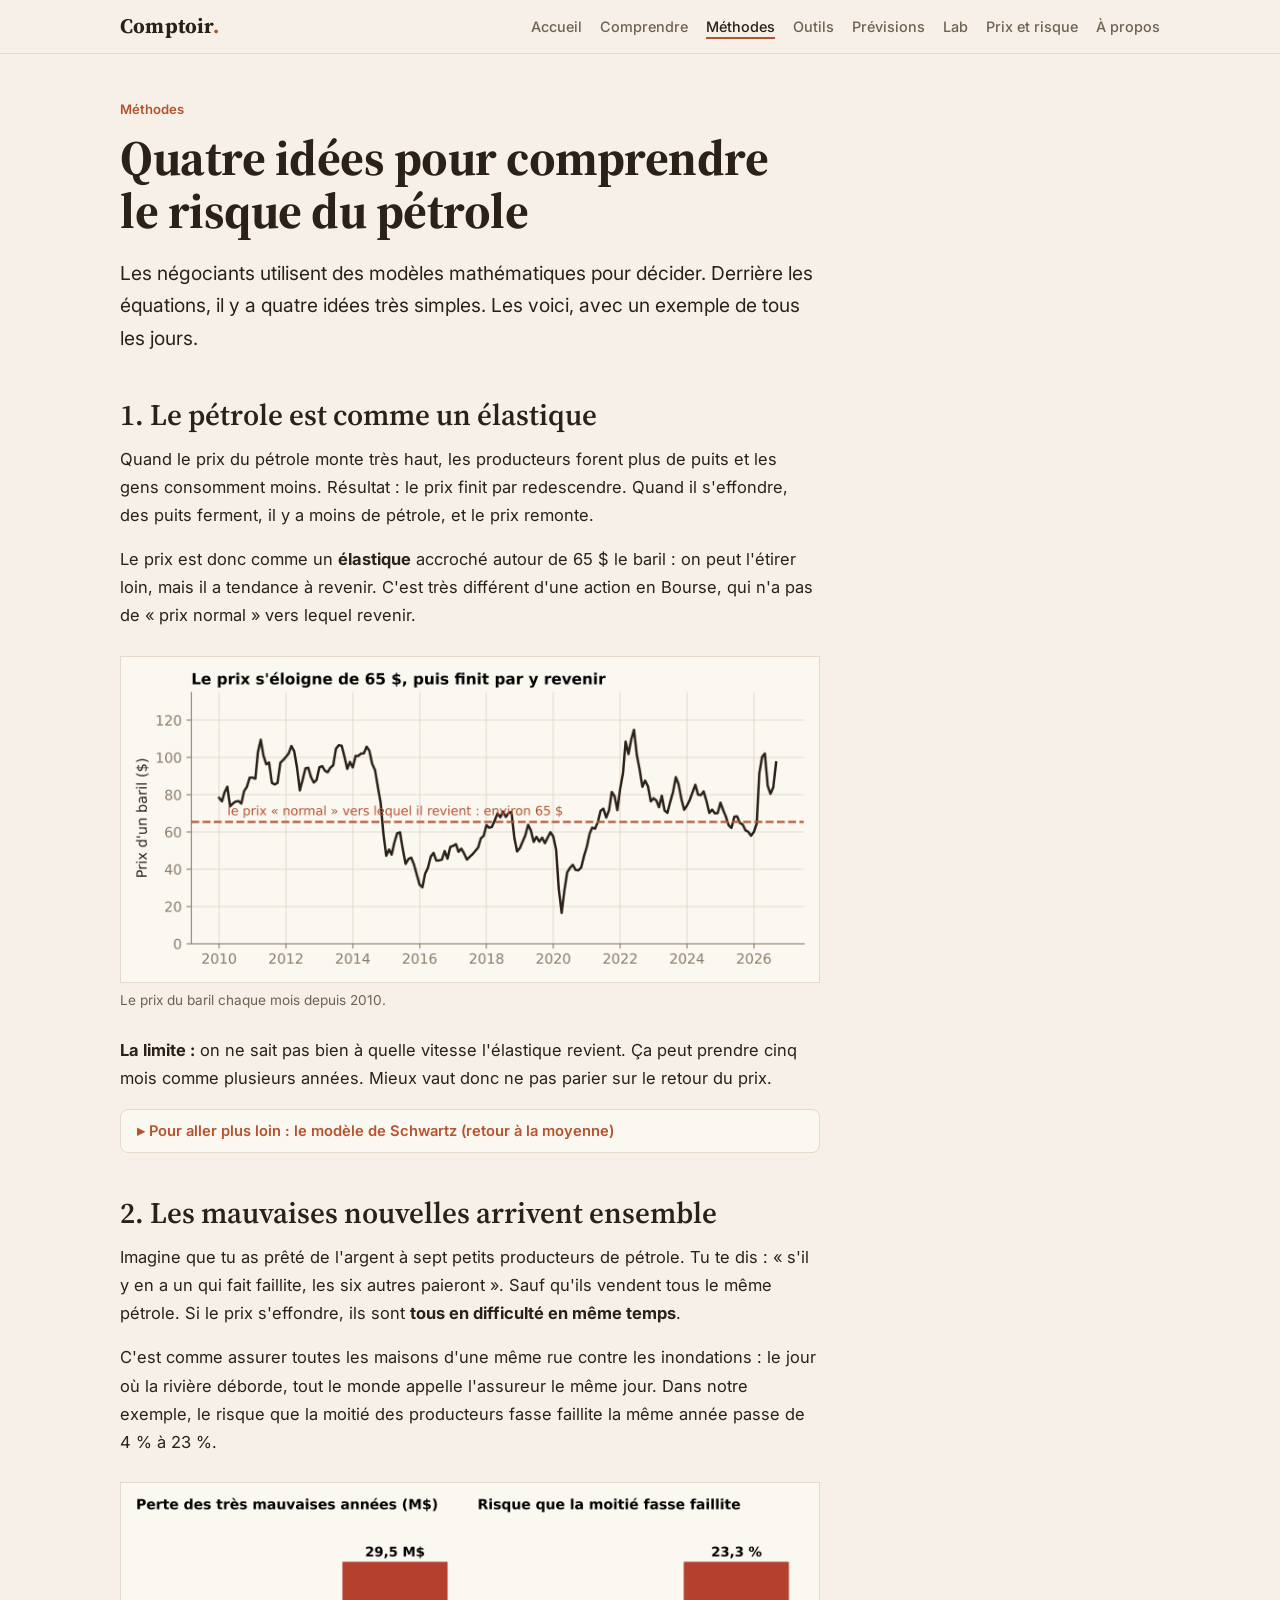
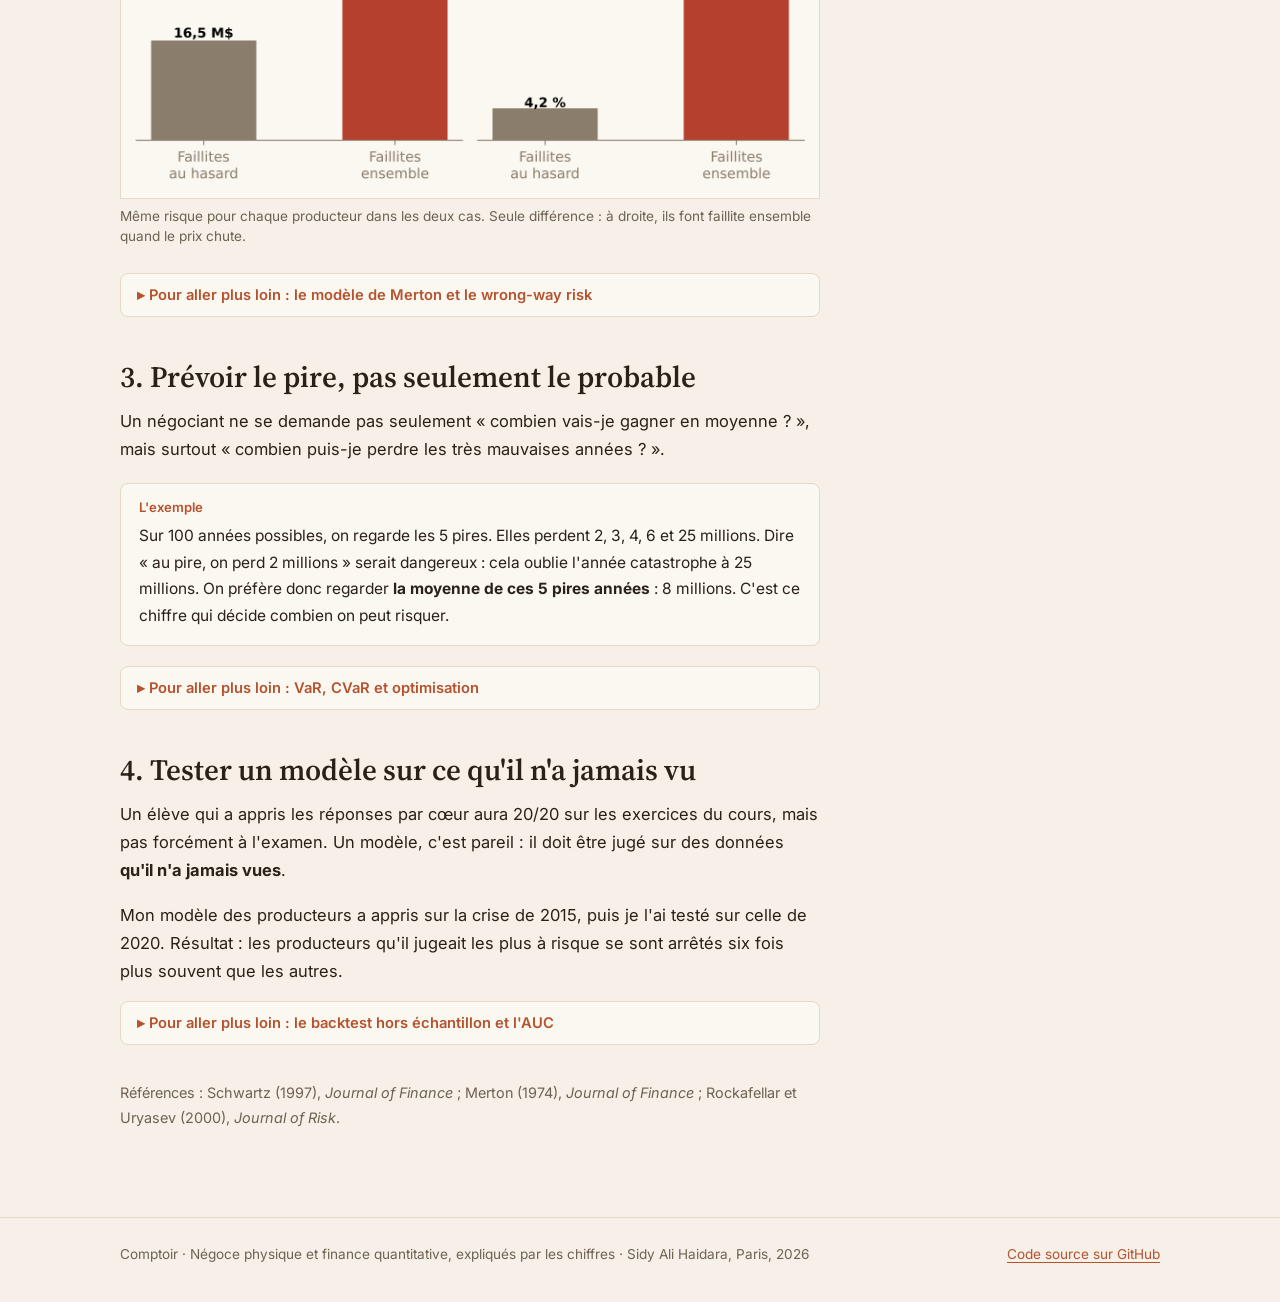
<file: docs/methodes.html>
<!doctype html>
<html lang="fr">
<head>
<meta charset="utf-8">
<meta name="viewport" content="width=device-width, initial-scale=1, viewport-fit=cover">
<title>Méthodes · Comptoir</title>
<meta name="description" content="Les modèles utilisés sur les desks de matières premières expliqués simplement : retour à la moyenne, défaut lié au prix, CVaR, backtest.">
<meta property="og:title" content="Méthodes · Comptoir">
<meta property="og:description" content="Les modèles utilisés sur les desks de matières premières expliqués simplement : retour à la moyenne, défaut lié au prix, CVaR, backtest.">
<meta property="og:type" content="website">
<meta name="theme-color" content="#F6F0E8">
<link rel="preconnect" href="https://fonts.googleapis.com">
<link rel="preconnect" href="https://fonts.gstatic.com" crossorigin>
<link rel="stylesheet" href="https://fonts.googleapis.com/css2?family=Inter:wght@400;500;600&family=IBM+Plex+Mono:wght@400;500&family=Source+Serif+4:ital,opsz,wght@0,8..60,400;0,8..60,600;0,8..60,700;1,8..60,400&display=swap">
<link rel="stylesheet" href="assets/style.css">
<link rel="icon" href="data:image/svg+xml,%3Csvg xmlns='http://www.w3.org/2000/svg' viewBox='0 0 32 32'%3E%3Crect width='32' height='32' rx='4' fill='%23b5532e'/%3E%3Ctext x='16' y='23' font-family='Arial' font-weight='700' font-size='19' text-anchor='middle' fill='white'%3EC%3C/text%3E%3C/svg%3E">
</head>
<body>
<header class="top"><div class="wrap">
<a class="brand" href="index.html">Comptoir<span>.</span></a>
<nav class="nav" aria-label="Navigation principale"><a href="index.html">Accueil</a><a href="comprendre.html">Comprendre</a><a href="methodes.html" aria-current="page">Méthodes</a><a href="outils.html">Outils</a><a href="previsions.html">Prévisions</a><a href="lab.html">Lab</a><a href="modeles.html">Prix et risque</a><a href="a-propos.html">À propos</a></nav>
</div></header>
<main>


<article class="wrap article"><div class="read">
  <span class="eyebrow">Méthodes</span>
  <h1>Quatre idées pour comprendre le risque du pétrole</h1>
  <p class="lede">Les négociants utilisent des modèles mathématiques pour décider. Derrière les équations, il y a quatre idées très simples. Les voici, avec un exemple de tous les jours.</p>

  <h2 id="moyenne">1. Le pétrole est comme un élastique</h2>
  <p>Quand le prix du pétrole monte très haut, les producteurs forent plus de puits et les gens consomment moins. Résultat&nbsp;: le prix finit par redescendre. Quand il s'effondre, des puits ferment, il y a moins de pétrole, et le prix remonte.</p>
  <p>Le prix est donc comme un <b>élastique</b> accroché autour de 65&nbsp;$ le baril&nbsp;: on peut l'étirer loin, mais il a tendance à revenir. C'est très différent d'une action en Bourse, qui n'a pas de «&nbsp;prix normal&nbsp;» vers lequel revenir.</p>
  <figure><img src="assets/wti_simple.png" alt="Prix du baril depuis 2010 : il s'éloigne de 65 dollars puis y revient" loading="lazy" width="1460" height="680"><figcaption>Le prix du baril chaque mois depuis 2010.</figcaption></figure>
  <p><b>La limite&nbsp;:</b> on ne sait pas bien à quelle vitesse l'élastique revient. Ça peut prendre cinq mois comme plusieurs années. Mieux vaut donc ne pas parier sur le retour du prix.</p>
    <details class="plus"><summary>Pour aller plus loin : le modèle de Schwartz (retour à la moyenne)</summary>
    <div class="plus-body">
<h3 id="moyenne">Pourquoi le pétrole n'est pas une action</h3>
  <p>Quand le pétrole monte très haut, les producteurs forent davantage et les consommateurs en utilisent moins&nbsp;: le prix finit par redescendre. Quand il s'effondre, des puits ferment et l'offre se contracte&nbsp;: le prix remonte. Le pétrole a donc tendance à revenir vers un niveau de long terme, proche de son coût de production. Une action, elle, n'a pas de niveau «&nbsp;normal&nbsp;» vers lequel revenir.</p>
  <p>Le modèle de Schwartz (1997) traduit cette idée&nbsp;: le logarithme du prix est tiré vers un niveau μ, avec une force κ, et secoué par un bruit de volatilité σ.</p>
  <div class="eq">d ln S<sub>t</sub> = κ (μ − ln S<sub>t</sub>) dt + σ dW<sub>t</sub></div>
  <figure><img src="assets/wti.png" alt="Prix mensuel du WTI de 2010 à 2026, avec le niveau de long terme estimé à 65,47 dollars" loading="lazy" width="1452" height="572"><figcaption>Prix mensuel du WTI, 2010-2026 (FRED / EIA). Estimé sur 2015-2026&nbsp;: niveau de long terme 65,47&nbsp;$, volatilité 52&nbsp;% par an, demi-vie d'un écart environ 9 mois.</figcaption></figure>
  <div class="keypoint">La force de rappel κ est très mal estimée&nbsp;: son intervalle de confiance va de 0,09 à 1,77. La demi-vie peut donc être de 5 mois comme de plusieurs années. Conclusion pratique&nbsp;: ce modèle sert à mesurer le risque, pas à parier sur une baisse.</div>

  
    </div></details>

  <h2 id="wwr">2. Les mauvaises nouvelles arrivent ensemble</h2>
  <p>Imagine que tu as prêté de l'argent à sept petits producteurs de pétrole. Tu te dis&nbsp;: «&nbsp;s'il y en a un qui fait faillite, les six autres paieront&nbsp;». Sauf qu'ils vendent tous le même pétrole. Si le prix s'effondre, ils sont <b>tous en difficulté en même temps</b>.</p>
  <p>C'est comme assurer toutes les maisons d'une même rue contre les inondations&nbsp;: le jour où la rivière déborde, tout le monde appelle l'assureur le même jour. Dans notre exemple, le risque que la moitié des producteurs fasse faillite la même année passe de 4&nbsp;% à 23&nbsp;%.</p>
  <figure><img src="assets/wwr_simple.png" alt="Quand les producteurs font faillite ensemble, la perte des mauvaises années passe de 16,5 à 29,5 millions" loading="lazy" width="1460" height="660"><figcaption>Même risque pour chaque producteur dans les deux cas. Seule différence : à droite, ils font faillite ensemble quand le prix chute.</figcaption></figure>
    <details class="plus"><summary>Pour aller plus loin : le modèle de Merton et le wrong-way risk</summary>
    <div class="plus-body">
<h3 id="wwr">Le défaut qui arrive au pire moment</h3>
  <p>Imaginez que vous avez préfinancé sept producteurs texans. Si leurs faillites étaient indépendantes, il serait très improbable que la moitié fasse défaut la même année. Mais ils vendent tous le même pétrole&nbsp;: quand le prix chute, ils souffrent tous en même temps. Et c'est justement quand le prix est bas que le pétrole que vous détenez vaut le moins.</p>
  <p>Le modèle structurel de Merton (1974) formalise cela&nbsp;: un producteur fait défaut quand la valeur de sa production future passe sous sa dette exigible. Cette valeur dépend directement du prix, donc les défauts sont corrélés par le prix.</p>
  <figure><img src="assets/wwr.png" alt="Perte extrême de 16,5 millions de dollars avec des défauts indépendants contre 29,5 millions avec des défauts liés au prix" loading="lazy" width="1452" height="550"><figcaption>Portefeuille de sept producteurs illustratifs. Même probabilité de défaut individuelle dans les deux cas&nbsp;; seule change la dépendance au prix.</figcaption></figure>
  <p>Avec des défauts liés au prix, la perte moyenne dans les 5&nbsp;% pires scénarios passe de 16,5 à 29,5 millions de dollars, et la probabilité que la moitié des producteurs fasse défaut la même année passe de 4&nbsp;% à 23&nbsp;%. Diversifier entre producteurs d'un même bassin protège beaucoup moins qu'on ne le croit.</p>

  
    </div></details>

  <h2 id="cvar">3. Prévoir le pire, pas seulement le probable</h2>
  <p>Un négociant ne se demande pas seulement «&nbsp;combien vais-je gagner en moyenne&nbsp;?&nbsp;», mais surtout «&nbsp;combien puis-je perdre les très mauvaises années&nbsp;?&nbsp;».</p>
  <div class="example"><span class="eyebrow">L'exemple</span>Sur 100 années possibles, on regarde les 5 pires. Elles perdent 2, 3, 4, 6 et 25 millions. Dire «&nbsp;au pire, on perd 2 millions&nbsp;» serait dangereux&nbsp;: cela oublie l'année catastrophe à 25 millions. On préfère donc regarder <b>la moyenne de ces 5 pires années</b>&nbsp;: 8 millions. C'est ce chiffre qui décide combien on peut risquer.</div>
    <details class="plus"><summary>Pour aller plus loin : VaR, CVaR et optimisation</summary>
    <div class="plus-body">
<h3 id="cvar">Mesurer le pire&nbsp;: VaR et CVaR</h3>
  <p>Simulez 100 années possibles pour votre portefeuille et classez-les de la pire à la meilleure. La <b>VaR à 95&nbsp;%</b> est la perte de la 5<sup>e</sup> pire année&nbsp;: «&nbsp;dans 95&nbsp;% des cas, on ne perd pas plus que ça&nbsp;». Elle ne dit rien des 5 années encore pires. La <b>CVaR à 95&nbsp;%</b> est la perte moyenne de ces 5 pires années&nbsp;: elle regarde à l'intérieur de la catastrophe.</p>
  <div class="example"><span class="eyebrow">Exemple</span>Les cinq pires années perdent 2, 3, 4, 6 et 25 millions. La VaR vaut 2 millions et ignore complètement l'année à 25 millions. La CVaR vaut (2 + 3 + 4 + 6 + 25) / 5 = <b>8 millions</b>.</div>
  <p>Rockafellar et Uryasev (2000) ont montré qu'on peut plafonner la CVaR dans un programme linéaire. On peut donc chercher directement l'allocation qui maximise le profit espéré sous un plafond de perte extrême, ce que fait le moteur du <a href="lab.html">Lab</a>.</p>

  
    </div></details>

  <h2 id="backtest">4. Tester un modèle sur ce qu'il n'a jamais vu</h2>
  <p>Un élève qui a appris les réponses par cœur aura 20/20 sur les exercices du cours, mais pas forcément à l'examen. Un modèle, c'est pareil&nbsp;: il doit être jugé sur des données <b>qu'il n'a jamais vues</b>.</p>
  <p>Mon modèle des producteurs a appris sur la crise de 2015, puis je l'ai testé sur celle de 2020. Résultat&nbsp;: les producteurs qu'il jugeait les plus à risque se sont arrêtés six fois plus souvent que les autres.</p>
    <details class="plus"><summary>Pour aller plus loin : le backtest hors échantillon et l'AUC</summary>
    <div class="plus-body">
<h3 id="backtest">Croire un modèle&nbsp;: le backtest hors échantillon</h3>
  <p>Un modèle qui explique bien le passé sur lequel il a été construit ne prouve rien&nbsp;: il a pu apprendre le bruit. Le test honnête consiste à l'estimer sur une période, puis à le juger sur une autre qu'il n'a jamais vue.</p>
  <p>Pour les producteurs texans, le modèle a été estimé sur la crise de 2015 (données fin 2014, sorties observées en 2016), puis appliqué sans retouche à la crise de 2020&nbsp;: avec les seules informations disponibles fin 2019, qui a cessé de produire en 2021&nbsp;?</p>
  <figure><img src="assets/quintiles.png" alt="Taux de sortie réel par quintile de risque prédit : de 5,5 % à 32,8 %" loading="lazy" width="726" height="682" style="width:min(100%, 420px)"><figcaption>Taux de sortie réel en 2021 selon le quintile de risque prédit fin 2019. 638 opérateurs.</figcaption></figure>
  <p>L'<b>AUC</b> résume la qualité du classement&nbsp;: c'est la probabilité qu'un opérateur sorti ait reçu un score de risque plus élevé qu'un opérateur resté. 0,5 correspond au hasard, 1 à un classement parfait. Ici, 0,71 hors échantillon, avec un intervalle de confiance de 0,65 à 0,78.</p>
  
    </div></details>

  <p class="muted" style="font-size:.9rem;margin-top:36px">Références&nbsp;: Schwartz (1997), <i>Journal of Finance</i>&nbsp;; Merton (1974), <i>Journal of Finance</i>&nbsp;; Rockafellar et Uryasev (2000), <i>Journal of Risk</i>.</p>

</div></article>
</main>
<footer><div class="wrap">
<span>Comptoir · Négoce physique et finance quantitative, expliqués par les chiffres · Sidy Ali Haidara, Paris, 2026</span>
<span><a href="https://github.com/SidyHaidara/moteur-negoce-physique">Code source sur GitHub</a></span>
</div></footer>

</body>
</html>
</file>
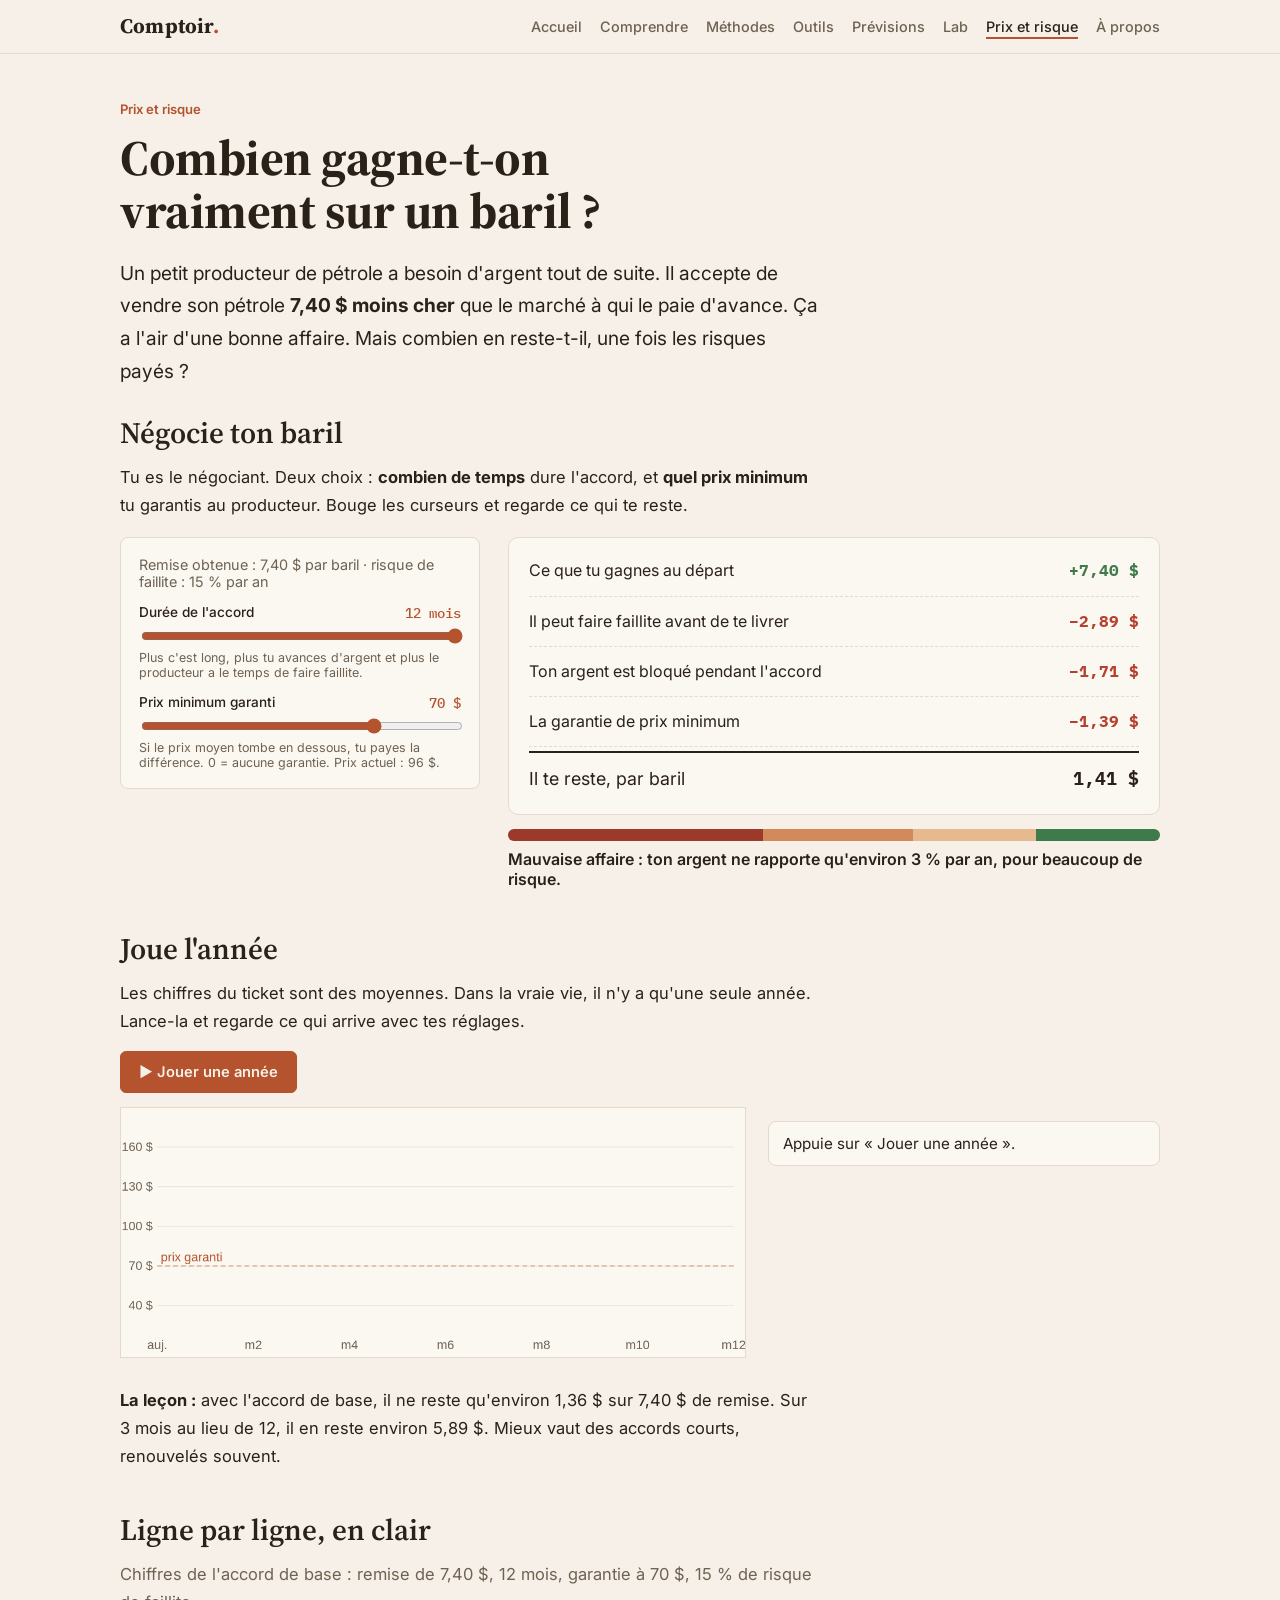
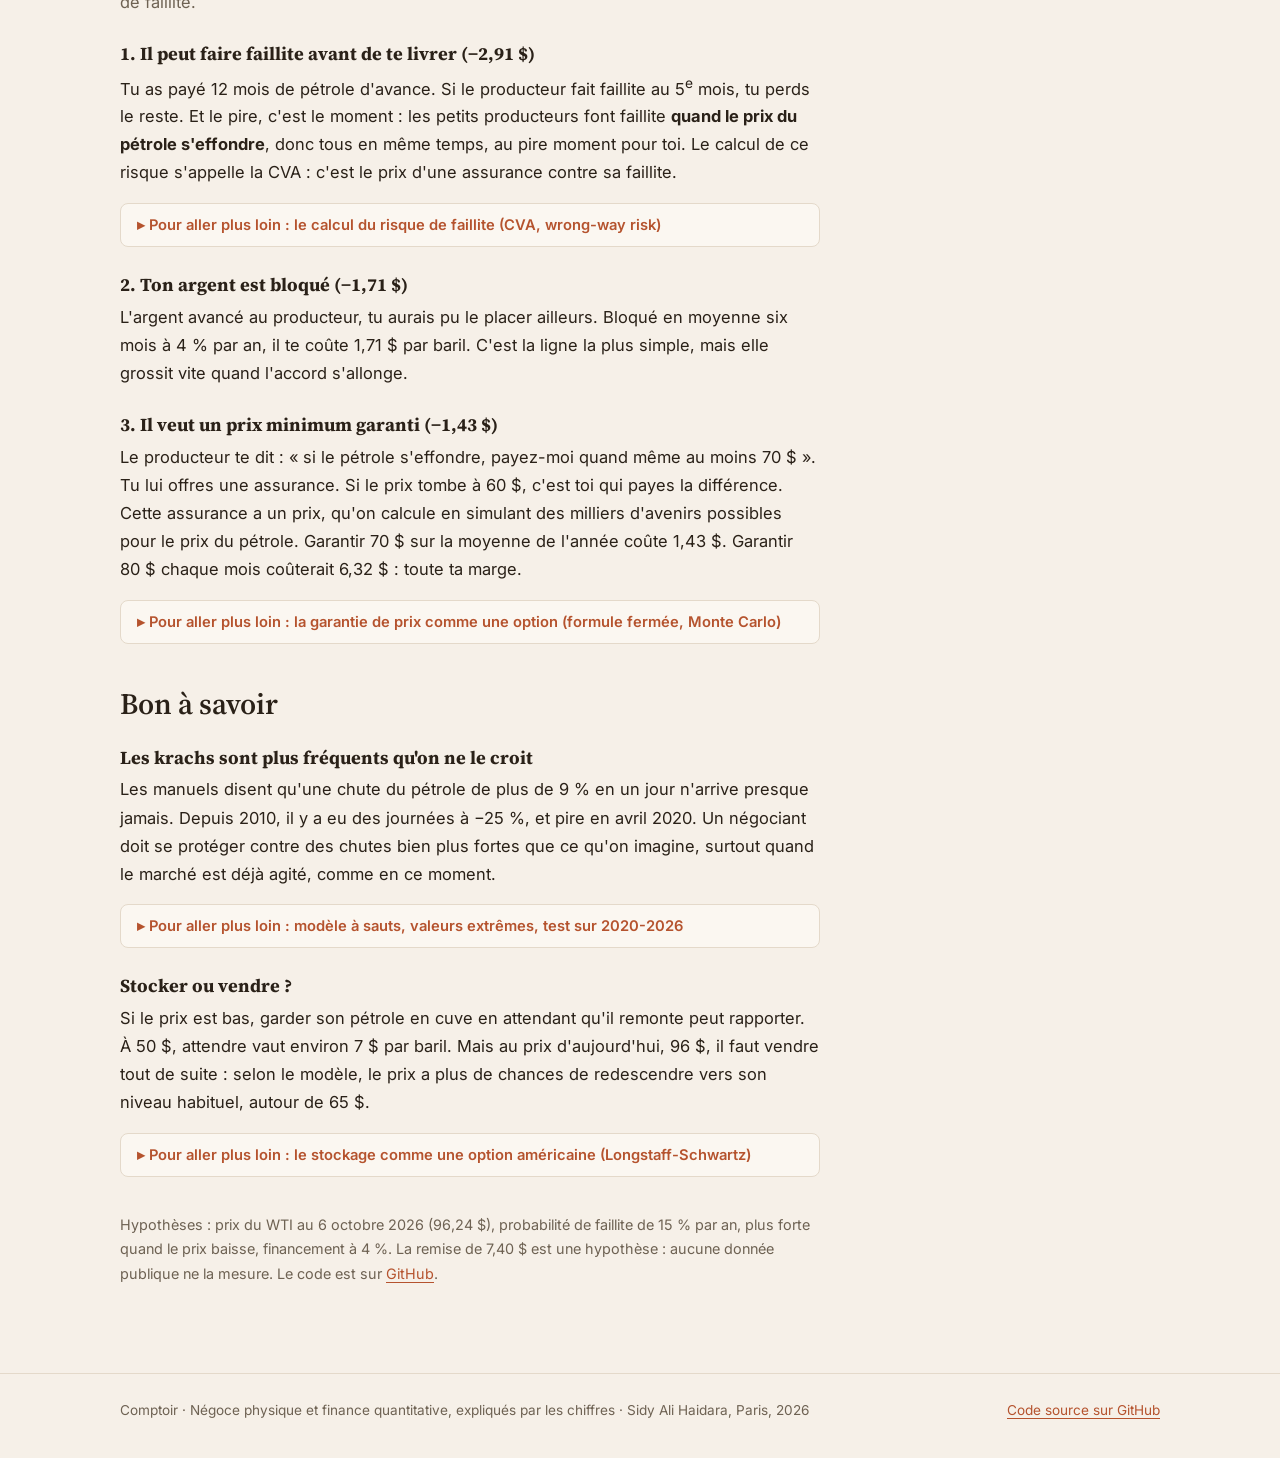
<file: docs/modeles.html>
<!doctype html>
<html lang="fr">
<head>
<meta charset="utf-8">
<meta name="viewport" content="width=device-width, initial-scale=1, viewport-fit=cover">
<title>Prix et risque · Comptoir</title>
<meta name="description" content="Modèles à sauts, valeurs extrêmes, options sous Schwartz, Monte Carlo, Longstaff-Schwartz et CVA, appliqués au préfinancement de producteurs de pétrole sur données réelles.">
<meta property="og:title" content="Prix et risque · Comptoir">
<meta property="og:description" content="Modèles à sauts, valeurs extrêmes, options sous Schwartz, Monte Carlo, Longstaff-Schwartz et CVA, appliqués au préfinancement de producteurs de pétrole sur données réelles.">
<meta property="og:type" content="website">
<meta name="theme-color" content="#F6F0E8">
<link rel="preconnect" href="https://fonts.googleapis.com">
<link rel="preconnect" href="https://fonts.gstatic.com" crossorigin>
<link rel="stylesheet" href="https://fonts.googleapis.com/css2?family=Inter:wght@400;500;600&family=IBM+Plex+Mono:wght@400;500&family=Source+Serif+4:ital,opsz,wght@0,8..60,400;0,8..60,600;0,8..60,700;1,8..60,400&display=swap">
<link rel="stylesheet" href="assets/style.css">
<link rel="icon" href="data:image/svg+xml,%3Csvg xmlns='http://www.w3.org/2000/svg' viewBox='0 0 32 32'%3E%3Crect width='32' height='32' rx='4' fill='%23b5532e'/%3E%3Ctext x='16' y='23' font-family='Arial' font-weight='700' font-size='19' text-anchor='middle' fill='white'%3EC%3C/text%3E%3C/svg%3E">
</head>
<body>
<header class="top"><div class="wrap">
<a class="brand" href="index.html">Comptoir<span>.</span></a>
<nav class="nav" aria-label="Navigation principale"><a href="index.html">Accueil</a><a href="comprendre.html">Comprendre</a><a href="methodes.html">Méthodes</a><a href="outils.html">Outils</a><a href="previsions.html">Prévisions</a><a href="lab.html">Lab</a><a href="modeles.html" aria-current="page">Prix et risque</a><a href="a-propos.html">À propos</a></nav>
</div></header>
<main>


<article class="wrap article">
  <div class="read">
    <span class="eyebrow">Prix et risque</span>
    <h1>Combien gagne-t-on vraiment sur un baril&nbsp;?</h1>
    <p class="lede">Un petit producteur de pétrole a besoin d'argent tout de suite. Il accepte de vendre son pétrole <b>7,40&nbsp;$ moins cher</b> que le marché à qui le paie d'avance. Ça a l'air d'une bonne affaire. Mais combien en reste-t-il, une fois les risques payés&nbsp;?</p>

    <h2 style="margin-top:30px">Négocie ton baril</h2>
    <p>Tu es le négociant. Deux choix&nbsp;: <b>combien de temps</b> dure l'accord, et <b>quel prix minimum</b> tu garantis au producteur. Bouge les curseurs et regarde ce qui te reste.</p>
    
  </div>
  <div class="ng">
    <form class="fields" onsubmit="return false"><p style="margin:0;font:.9rem var(--ui)" class="muted">Remise obtenue : 7,40 $ par baril · risque de faillite : 15 % par an</p>
      <input type="hidden" id="ng-remise" value="7.4">
      <div class="field"><label for="ng-duree">Durée de l'accord <output id="ngo-duree"></output></label><input type="range" id="ng-duree" min="1" max="12" step="1" value="12"><small>Plus c'est long, plus tu avances d'argent et plus le producteur a le temps de faire faillite.</small></div>
      <div class="field"><label for="ng-plancher">Prix minimum garanti <output id="ngo-plancher"></output></label><input type="range" id="ng-plancher" min="0" max="95" step="5" value="70"><small>Si le prix moyen tombe en dessous, tu payes la différence. 0 = aucune garantie. Prix actuel : 96 $.</small></div>
      <input type="hidden" id="ng-pd" value="15">
      <input type="checkbox" id="ng-lie" checked hidden>
    </form>
    <div>
      <div class="ticket" id="ng-ticket" aria-live="polite">
        <div class="t-row"><span>Ce que tu gagnes au départ</span><b class="pos" id="ngv-remise">—</b></div>
        <div class="t-row"><span>Il peut faire faillite avant de te livrer</span><b class="neg" id="ngv-cva">—</b></div>
        <div class="t-row"><span>Ton argent est bloqué pendant l'accord</span><b class="neg" id="ngv-fin">—</b></div>
        <div class="t-row" id="ng-row-floor"><span>La garantie de prix minimum</span><b class="neg" id="ngv-floor">—</b></div>
        <div class="t-row t-total" id="ng-total"><span>Il te reste, par baril</span><b id="ngv-net">—</b></div>
      </div>
      <div class="ng-bar" aria-hidden="true"><i id="ngb-cva" class="b-cva"></i><i id="ngb-fin" class="b-fin"></i><i id="ngb-floor" class="b-floor"></i><i id="ngb-net" class="b-net"></i></div>
      <p class="ng-verdict" id="ng-verdict"></p>
    </div>
  </div>

  <div class="read">
    <h2>Joue l'année</h2>
    <p>Les chiffres du ticket sont des moyennes. Dans la vraie vie, il n'y a qu'une seule année. Lance-la et regarde ce qui arrive avec tes réglages.</p>
    <button type="button" class="btn primary" id="ng-play">▶ Jouer une année</button>
  </div>
  <div class="ng-year">
    <canvas id="ng-canvas" width="1100" height="440" role="img" aria-label="Prix du pétrole mois par mois et livraisons du producteur"></canvas>
    <div><ol class="ng-log" id="ng-log"></ol><p class="ng-result" id="ng-result">Appuie sur « Jouer une année ».</p></div>
  </div>

  <div class="read">
    <p style="margin-top:28px"><b>La leçon&nbsp;:</b> avec l'accord de base, il ne reste qu'environ 1,36&nbsp;$ sur 7,40&nbsp;$ de remise. Sur 3 mois au lieu de 12, il en reste environ 5,89&nbsp;$. Mieux vaut des accords courts, renouvelés souvent.</p>

    <h2>Ligne par ligne, en clair</h2>
    <p class="muted">Chiffres de l'accord de base&nbsp;: remise de 7,40&nbsp;$, 12 mois, garantie à 70&nbsp;$, 15&nbsp;% de risque de faillite.</p>

    <h3>1. Il peut faire faillite avant de te livrer (−2,91&nbsp;$)</h3>
    <p>Tu as payé 12 mois de pétrole d'avance. Si le producteur fait faillite au 5<sup>e</sup> mois, tu perds le reste. Et le pire, c'est le moment&nbsp;: les petits producteurs font faillite <b>quand le prix du pétrole s'effondre</b>, donc tous en même temps, au pire moment pour toi. Le calcul de ce risque s'appelle la CVA&nbsp;: c'est le prix d'une assurance contre sa faillite.</p>
    <details class="plus"><summary>Pour aller plus loin : le calcul du risque de faillite (CVA, wrong-way risk)</summary>
    <div class="plus-body">
<h3 id="cva">4. Le prix du risque de défaut&nbsp;: CVA</h3>
    <p><span class="course-tag">Modèles de taux et produits dérivés&nbsp;: risque de contrepartie</span><span class="course-tag">Stratégie quantitative&nbsp;: marché du crédit</span></p>
    <div class="example"><span class="eyebrow">L'exemple</span>Le négociant paie d'avance 12 livraisons mensuelles (environ 960&nbsp;$ pour 12 barils). Si le producteur fait faillite au mois 5, les 8 barils restants ne viendront jamais. On récupère la moitié de la valeur des réserves mises en garantie, qui dépend du prix ce jour-là. Combien faut-il déduire de la marge pour ce risque&nbsp;?</div>
    <p>C'est la CVA (<i>credit valuation adjustment</i>)&nbsp;: la perte moyenne actualisée en cas de défaut. Je modélise le défaut avec une intensité qui dépend du prix&nbsp;:</p>
    <div class="eq">λ<sub>t</sub> = λ<sub>0</sub> · (S<sub>t</sub> / 65,47)<sup>−β</sup></div>
    <p>Avec β = 0, le défaut ignore le prix. Plus β est grand, plus le producteur fait défaut quand le prix baisse&nbsp;: c'est le <i>wrong-way risk</i>. Pour chaque β, je recale λ<sub>0</sub> pour que la probabilité de défaut à un an reste 15&nbsp;%, le seuil de risque utilisé dans la partie 1&nbsp;: seule la dépendance au prix change. Le calcul utilise un Monte Carlo conditionnel sur 200&nbsp;000 trajectoires de prix&nbsp;: on calcule la probabilité de défaut de chaque trajectoire au lieu de tirer le défaut au hasard, ce qui réduit l'erreur. Pour β = 0, le résultat coïncide avec la formule analytique (32,61&nbsp;$).</p>
    <figure><img src="assets/fig_cva.png" alt="Probabilité de défaut selon le prix final et CVA par baril selon beta" loading="lazy" width="1720" height="740"><figcaption>Gauche&nbsp;: la même probabilité moyenne de 15&nbsp;% se répartit très différemment selon β. Droite&nbsp;: CVA par baril livré.</figcaption></figure>
    <p>La CVA vaut 2,72&nbsp;$ par baril si le défaut est indépendant du prix, et 2,91&nbsp;$ avec un fort wrong-way risk&nbsp;: <b>+7&nbsp;% seulement</b>. Pourtant, avec β = 3, un producteur a 29&nbsp;% de chances de faire défaut si le prix finit bas, contre 6,5&nbsp;% s'il finit haut.</p>
    <div class="result-box"><b>Pourquoi si peu&nbsp;?</b> Pour un seul producteur, l'essentiel de la perte est l'avance en cash, qui ne dépend pas du prix&nbsp;; seule la garantie en dépend. Le wrong-way risk devient dangereux à l'échelle du <b>portefeuille</b>&nbsp;: quand le prix chute, tous les producteurs du bassin font défaut ensemble, et la perte extrême augmente de 79&nbsp;% (<a href="lab.html">partie 1, résultat 3</a>). Le danger n'est pas un producteur, c'est la concentration.</div>

    
    </div></details>

    <h3>2. Ton argent est bloqué (−1,71&nbsp;$)</h3>
    <p>L'argent avancé au producteur, tu aurais pu le placer ailleurs. Bloqué en moyenne six mois à 4&nbsp;% par an, il te coûte 1,71&nbsp;$ par baril. C'est la ligne la plus simple, mais elle grossit vite quand l'accord s'allonge.</p>

    <h3>3. Il veut un prix minimum garanti (−1,43&nbsp;$)</h3>
    <p>Le producteur te dit&nbsp;: «&nbsp;si le pétrole s'effondre, payez-moi quand même au moins 70&nbsp;$&nbsp;». Tu lui offres une assurance. Si le prix tombe à 60&nbsp;$, c'est toi qui payes la différence. Cette assurance a un prix, qu'on calcule en simulant des milliers d'avenirs possibles pour le prix du pétrole. Garantir 70&nbsp;$ sur la moyenne de l'année coûte 1,43&nbsp;$. Garantir 80&nbsp;$ chaque mois coûterait 6,32&nbsp;$&nbsp;: toute ta marge.</p>
    <details class="plus"><summary>Pour aller plus loin : la garantie de prix comme une option (formule fermée, Monte Carlo)</summary>
    <div class="plus-body">
<h3 id="plancher">2. Garantir un prix minimum&nbsp;: une option, valorisée deux fois</h3>
    <p><span class="course-tag">Processus stochastiques et produits dérivés</span><span class="course-tag">Introduction aux processus de diffusion</span><span class="course-tag">Probabilités numériques pour la finance</span></p>
    <div class="example"><span class="eyebrow">L'exemple</span>Le producteur accepte la décote de 7,40&nbsp;$, mais il demande une garantie&nbsp;: «&nbsp;même si le baril tombe à 60&nbsp;$, vous me payez au moins 80&nbsp;$&nbsp;». Le négociant vient de lui offrir une option de vente (un put) de prix d'exercice 80&nbsp;$. Combien coûte ce cadeau&nbsp;?</div>
    <p><b>Version mensuelle&nbsp;: formule fermée.</b> Dans le modèle de Schwartz, le logarithme du prix suit un processus d'Ornstein-Uhlenbeck, donc le prix à chaque date est log-normal. Le put a une formule de type Black, mais avec une variance qui plafonne au lieu de croître sans fin&nbsp;:</p>
    <div class="eq">Var(ln S<sub>T</sub>) = σ² (1 − e<sup>−2κT</sup>) / (2κ)&nbsp;&nbsp;au lieu de&nbsp;&nbsp;σ² T</div>
    <p>La volatilité effective passe ainsi de 50&nbsp;% à un mois à 35&nbsp;% à un an&nbsp;: c'est l'effet Samuelson, bien connu sur les marchés de l'énergie. Un plancher à 80&nbsp;$ sur 12 livraisons mensuelles coûte <b>6,32&nbsp;$ par baril</b>. Sans retour à la moyenne, on l'aurait estimé à 8,76&nbsp;$, soit 38&nbsp;% trop cher.</p>
    <p><b>Version sur la moyenne annuelle&nbsp;: Monte Carlo.</b> Sur le pétrole, l'option la plus échangée porte sur le prix moyen du mois ou de l'année (<i>average price option</i>). La moyenne de prix log-normaux n'est pas log-normale&nbsp;: il n'y a pas de formule fermée. Je simule donc le vecteur des 12 prix avec sa covariance exacte, et je compare trois estimateurs sur 100&nbsp;000 scénarios&nbsp;:</p>
    <div class="table-wrap"><table>
      <tr><th>Estimateur</th><th class="r">Prix ($/b)</th><th class="r">Erreur-type</th><th class="r">Gain de variance</th></tr>
      <tr><td>Monte Carlo simple</td><td class="r">4,210</td><td class="r">0,0223</td><td class="r">×1</td></tr>
      <tr><td>Variables antithétiques</td><td class="r">4,230</td><td class="r">0,0180</td><td class="r">×1,5</td></tr>
      <tr><td>Variable de contrôle (moyenne géométrique)</td><td class="r">4,241</td><td class="r">0,0023</td><td class="r">×98</td></tr>
    </table></div>
    <p>L'astuce de la variable de contrôle&nbsp;: le même put sur la moyenne <i>géométrique</i> a une formule exacte, et il est corrélé à 0,995 avec le vrai. On simule les deux et on corrige l'erreur commise sur le premier. On obtient la même précision avec environ 100 fois moins de scénarios. Vérification&nbsp;: le Monte Carlo retrouve le prix de la formule fermée pour la version mensuelle (6,30 ± 0,02 contre 6,32).</p>
    <div class="grid2" style="max-width:none">
      <figure><img src="assets/fig_plancher.png" alt="Coût du plancher selon le prix garanti, pour trois méthodes" loading="lazy" width="1460" height="820"><figcaption>Coût du plancher selon le prix garanti.</figcaption></figure>
      <figure><img src="assets/fig_mc.png" alt="Convergence du Monte Carlo simple et avec variable de contrôle" loading="lazy" width="1460" height="740"><figcaption>Estimation du plancher sur moyenne, ±2 erreurs-types.</figcaption></figure>
    </div>
    <div class="result-box"><b>Ce que ça change pour le négociant.</b> Un plancher mensuel à 80&nbsp;$ coûte 6,32&nbsp;$, presque toute la décote de 7,40&nbsp;$. Un plancher sur la moyenne à 70&nbsp;$ ne coûte que 1,44&nbsp;$&nbsp;: c'est la garantie qu'on peut offrir. <b>Limite</b>&nbsp;: les prix sont calculés sous la mesure historique (prime de risque supposée nulle), faute de courbe des futures accessible. La prochaine étape est de calibrer sur cette courbe.</div>

    
    </div></details>

    <h2>Bon à savoir</h2>

    <h3>Les krachs sont plus fréquents qu'on ne le croit</h3>
    <p>Les manuels disent qu'une chute du pétrole de plus de 9&nbsp;% en un jour n'arrive presque jamais. Depuis 2010, il y a eu des journées à −25&nbsp;%, et pire en avril 2020. Un négociant doit se protéger contre des chutes bien plus fortes que ce qu'on imagine, surtout quand le marché est déjà agité, comme en ce moment.</p>
    <details class="plus"><summary>Pour aller plus loin : modèle à sauts, valeurs extrêmes, test sur 2020-2026</summary>
    <div class="plus-body">
<h3 id="sauts">1. Les krachs du pétrole&nbsp;: sauts et valeurs extrêmes</h3>
    <p><span class="course-tag">Introduction aux modèles de saut</span><span class="course-tag">Mesures de risque en finance et extrêmes</span></p>
    <div class="example"><span class="eyebrow">L'exemple</span>Le 17 avril 2020, le baril de WTI vaut 18,31&nbsp;$. Le 20, il finit à −36,98&nbsp;$&nbsp;: les vendeurs paient pour s'en débarrasser. Le 21, il est à 8,91&nbsp;$. Six semaines plus tôt, le 9 mars, il avait perdu un quart de sa valeur en une séance. Avec une loi normale et la volatilité observée, de telles journées n'arriveraient pratiquement jamais.</div>
    <p>J'utilise les 4&nbsp;148 rendements journaliers du WTI de 2010 à octobre 2026 (EIA). Les rendements sont logarithmiques&nbsp;; le jour à prix négatif est retiré, car son logarithme n'existe pas (le rendement du 17 au 21 avril vaut donc −72&nbsp;%). Je compare trois façons de décrire les grosses pertes&nbsp;:</p>
    <ul>
      <li><b>La loi normale</b>&nbsp;: le cas de référence.</li>
      <li><b>Le modèle à sauts de Merton (1976)</b>&nbsp;: un mouvement continu, plus des sauts qui arrivent au hasard (processus de Poisson). Estimé par maximum de vraisemblance, il trouve environ 21 sauts par an, d'écart-type 7&nbsp;%. Le test du rapport de vraisemblance rejette massivement la loi normale (statistique 2&nbsp;217).</li>
      <li><b>La théorie des valeurs extrêmes</b>&nbsp;: on ne modélise que les 5&nbsp;% pires journées, avec une loi de Pareto généralisée. Son indice de queue ξ vaut 0,38 (IC 95&nbsp;% bootstrap&nbsp;: 0,19 à 0,57). Un ξ positif signifie une queue épaisse&nbsp;: les catastrophes décroissent lentement.</li>
    </ul>
    <div class="eq">P(perte &gt; u + y | perte &gt; u) = (1 + ξ y / β)<sup>−1/ξ</sup>,&nbsp;&nbsp;ξ = 0,38</div>
    <figure><img src="assets/fig_queue.png" alt="Probabilité de perte journalière en échelle logarithmique : la loi normale chute bien plus vite que les données, les valeurs extrêmes suivent les données" loading="lazy" width="1460" height="860"><figcaption>Probabilité qu'une journée perde plus que x&nbsp;%, WTI 2010-2026. Échelle logarithmique.</figcaption></figure>
    <div class="table-wrap"><table>
      <tr><th>Perte journalière</th><th class="r">Normale</th><th class="r">Merton</th><th class="r">Valeurs extrêmes</th><th class="r">Observé</th></tr>
      <tr><td>VaR 99&nbsp;% (1 jour sur 100)</td><td class="r">7,0&nbsp;%</td><td class="r">9,3&nbsp;%</td><td class="r">7,4&nbsp;%</td><td class="r">7,1&nbsp;%</td></tr>
      <tr><td>VaR 99,9&nbsp;% (1 jour sur 1&nbsp;000)</td><td class="r">9,3&nbsp;%</td><td class="r">17,8&nbsp;%</td><td class="r">18,7&nbsp;%</td><td class="r">24,9&nbsp;%</td></tr>
      <tr><td>CVaR 99&nbsp;% (moyenne des pires 1&nbsp;%)</td><td class="r">8,0&nbsp;%</td><td class="r">—</td><td class="r">12,4&nbsp;%</td><td class="r">12,8&nbsp;%</td></tr>
    </table></div>
    <p>À 99&nbsp;%, les modèles se valent. À 99,9&nbsp;%, la loi normale annonce 9&nbsp;%, alors que les données montrent 25&nbsp;%&nbsp;: c'est là que se jouent les faillites de négociants.</p>
    <h3>Le vrai test&nbsp;: prévoir des crises qu'on n'a pas vues</h3>
    <p>J'estime chaque modèle sur 2010-2019, puis je compte combien de fois la perte réelle a dépassé la VaR 99&nbsp;% entre 2020 et 2026. Sur 1&nbsp;690 jours, on attend environ 17 dépassements.</p>
    <div class="table-wrap"><table>
      <tr><th>Modèle (estimé sur 2010-2019)</th><th class="r">Dépassements</th><th class="r">Attendus</th><th class="r">Test de Kupiec (p)</th></tr>
      <tr><td>Loi normale, volatilité fixe</td><td class="r">69</td><td class="r">16,9</td><td class="r">&lt; 0,001</td></tr>
      <tr><td>Merton (sauts), volatilité fixe</td><td class="r">47</td><td class="r">16,9</td><td class="r">&lt; 0,001</td></tr>
      <tr><td>Valeurs extrêmes, volatilité fixe</td><td class="r">51</td><td class="r">16,9</td><td class="r">&lt; 0,001</td></tr>
      <tr><td>GARCH(1,1) + loi normale</td><td class="r">39</td><td class="r">16,9</td><td class="r">&lt; 0,001</td></tr>
      <tr><td><b>GARCH(1,1) + valeurs extrêmes</b></td><td class="r"><b>19</b></td><td class="r">16,9</td><td class="r"><b>0,61</b></td></tr>
    </table></div>
    <p>Les trois premiers modèles échouent pour la même raison&nbsp;: la volatilité du pétrole arrive par vagues (2020, 2022, 2026). Un modèle à volatilité fixe sous-estime le risque pendant chaque vague. La combinaison de McNeil et Frey (2000) règle le problème&nbsp;: un GARCH suit la volatilité du jour, et les valeurs extrêmes décrivent les chocs une fois cette volatilité retirée. C'est le seul modèle qui passe le test.</p>
    <figure><img src="assets/fig_var_backtest.png" alt="Rendements journaliers 2020-2026, VaR 99 % GARCH plus valeurs extrêmes, et 19 dépassements" loading="lazy" width="1460" height="780"><figcaption>VaR 99&nbsp;% du jour, calculée avec des paramètres figés sur 2010-2019. Persistance du GARCH&nbsp;: 0,992.</figcaption></figure>
    <div class="result-box"><b>Limite.</b> Les dépassements restent groupés (test d'indépendance de Christoffersen&nbsp;: p = 0,017), surtout en mars 2020 et en avril 2025&nbsp;: le modèle réagit avec un jour de retard au début d'une crise.</div>

    
    </div></details>

    <h3>Stocker ou vendre&nbsp;?</h3>
    <p>Si le prix est bas, garder son pétrole en cuve en attendant qu'il remonte peut rapporter. À 50&nbsp;$, attendre vaut environ 7&nbsp;$ par baril. Mais au prix d'aujourd'hui, 96&nbsp;$, il faut vendre tout de suite&nbsp;: selon le modèle, le prix a plus de chances de redescendre vers son niveau habituel, autour de 65&nbsp;$.</p>
    <details class="plus"><summary>Pour aller plus loin : le stockage comme une option américaine (Longstaff-Schwartz)</summary>
    <div class="plus-body">
<h3 id="stockage">3. Quand vendre un baril stocké&nbsp;: arrêt optimal</h3>
    <p><span class="course-tag">Options américaines&nbsp;: théorie et méthodes numériques</span><span class="course-tag">Convexité, optimisation et contrôle stochastique</span></p>
    <div class="example"><span class="eyebrow">L'exemple</span>Le négociant reçoit un baril alors que le prix vient de tomber à 50&nbsp;$. Il peut le vendre tout de suite, ou le garder en cuve (0,45&nbsp;$ par mois) en pariant que le prix remontera vers 65&nbsp;$. Chaque mois, il se repose la question. C'est le problème d'une option américaine&nbsp;: quand exercer&nbsp;?</div>
    <div class="eq">V(S<sub>0</sub>) = sup<sub>τ</sub> E[ e<sup>−rτ</sup> S<sub>τ</sub> − coûts de stockage jusqu'à τ ]</div>
    <p>Je le résous de deux façons, qui doivent donner le même résultat&nbsp;:</p>
    <ul>
      <li><b>Longstaff-Schwartz (2001)</b>&nbsp;: on simule 100&nbsp;000 trajectoires, puis, en remontant le temps, on estime par régression la valeur d'attendre en fonction du prix. On garde la règle obtenue, et on l'évalue sur 100&nbsp;000 <i>nouvelles</i> trajectoires pour ne pas surestimer la valeur.</li>
      <li><b>Programmation dynamique sur grille</b>&nbsp;: l'équation de Bellman calculée sur 1&nbsp;500 niveaux de prix, avec une quadrature de Gauss-Hermite. C'est la référence.</li>
    </ul>
    <p>Les deux méthodes s'accordent à quelques centimes près, pour tous les prix testés.</p>
    <figure><img src="assets/fig_stockage.png" alt="Valeur du baril stocké selon le prix, et frontière de vente optimale de 77 dollars à 66 dollars" loading="lazy" width="1720" height="780"><figcaption>Gauche&nbsp;: valeur optimale du baril (les points sont Longstaff-Schwartz, la ligne la grille). Droite&nbsp;: on vend dès que le prix dépasse la frontière.</figcaption></figure>
    <p>À 50&nbsp;$, garder le baril vaut 57,44&nbsp;$&nbsp;: attendre rapporte 7,44&nbsp;$. Au prix actuel de 96&nbsp;$, la règle dit de vendre tout de suite&nbsp;: le prix est au-dessus de la frontière (77&nbsp;$ le premier mois, qui descend vers 66&nbsp;$ à l'échéance).</p>
    <div class="result-box"><b>Limite.</b> Toute la valeur d'attendre vient du retour à la moyenne, donc de κ, très mal estimé. À 50&nbsp;$, elle vaut 0,39&nbsp;$ si κ = 0,09 et 12,12&nbsp;$ si κ = 1,77, deux valeurs de son intervalle de confiance. Un négociant prudent ne stocke donc pas sans couvrir avec des futures.</div>

    
    </div></details>

    <p class="muted" style="font-size:.9rem;margin-top:36px">Hypothèses&nbsp;: prix du WTI au 6 octobre 2026 (96,24&nbsp;$), probabilité de faillite de 15&nbsp;% par an, plus forte quand le prix baisse, financement à 4&nbsp;%. La remise de 7,40&nbsp;$ est une hypothèse&nbsp;: aucune donnée publique ne la mesure. Le code est sur <a href="https://github.com/SidyHaidara/moteur-negoce-physique">GitHub</a>.</p>
  </div>
</article>
</main>
<footer><div class="wrap">
<span>Comptoir · Négoce physique et finance quantitative, expliqués par les chiffres · Sidy Ali Haidara, Paris, 2026</span>
<span><a href="https://github.com/SidyHaidara/moteur-negoce-physique">Code source sur GitHub</a></span>
</div></footer>

<script src="assets/risque.js"></script>
</body>
</html>
</file>
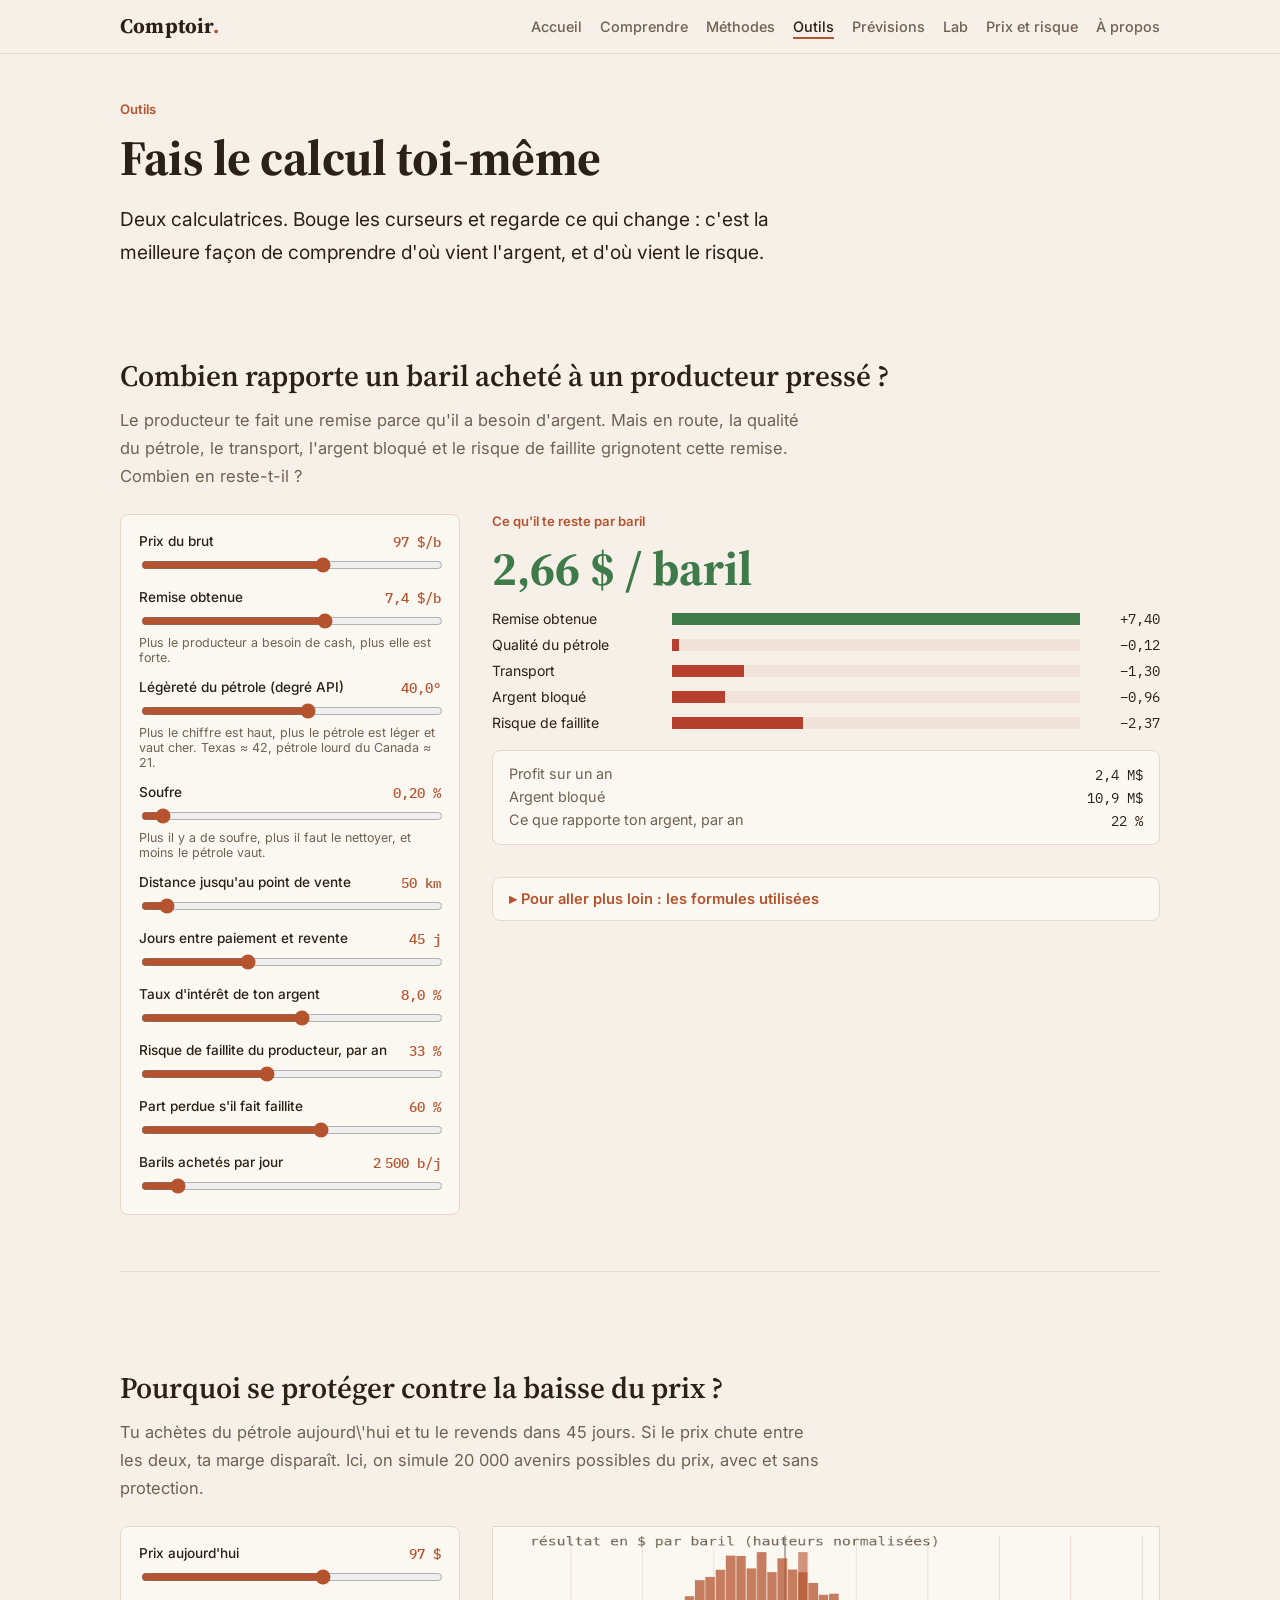
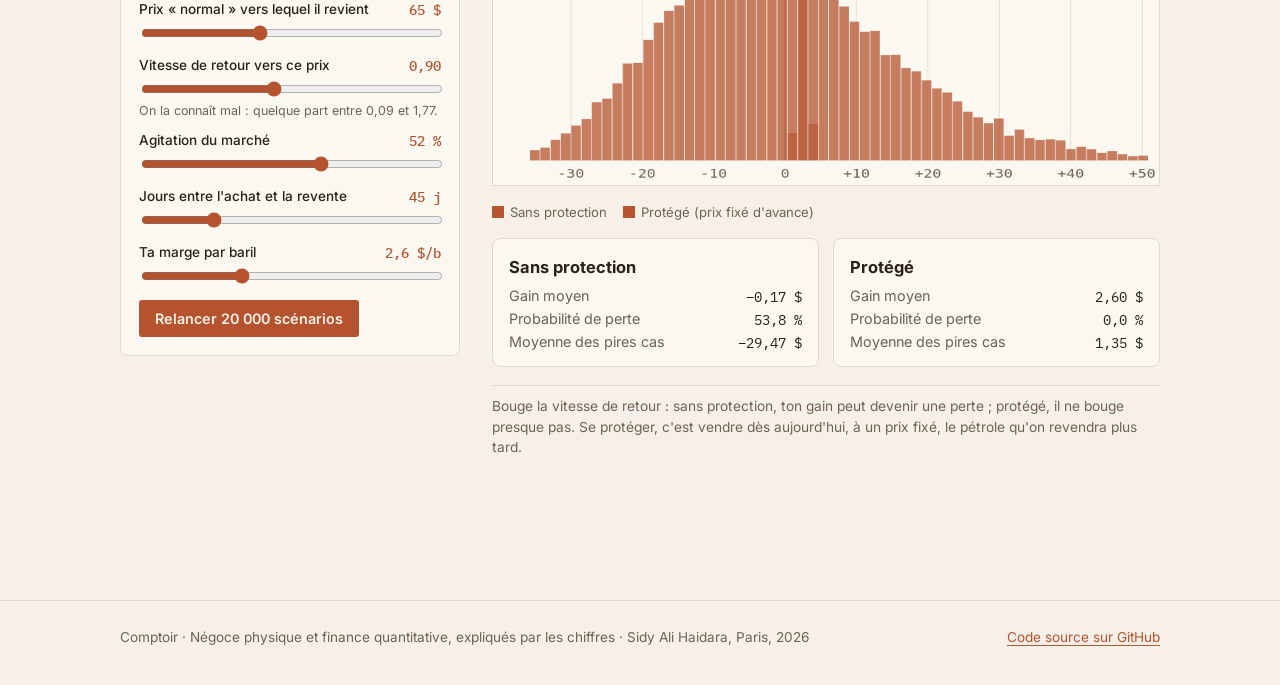
<file: docs/outils.html>
<!doctype html>
<html lang="fr">
<head>
<meta charset="utf-8">
<meta name="viewport" content="width=device-width, initial-scale=1, viewport-fit=cover">
<title>Outils · Comptoir</title>
<meta name="description" content="Calculateur de rendement net par baril et simulateur de couverture Monte Carlo pour le négoce physique de pétrole.">
<meta property="og:title" content="Outils · Comptoir">
<meta property="og:description" content="Calculateur de rendement net par baril et simulateur de couverture Monte Carlo pour le négoce physique de pétrole.">
<meta property="og:type" content="website">
<meta name="theme-color" content="#F6F0E8">
<link rel="preconnect" href="https://fonts.googleapis.com">
<link rel="preconnect" href="https://fonts.gstatic.com" crossorigin>
<link rel="stylesheet" href="https://fonts.googleapis.com/css2?family=Inter:wght@400;500;600&family=IBM+Plex+Mono:wght@400;500&family=Source+Serif+4:ital,opsz,wght@0,8..60,400;0,8..60,600;0,8..60,700;1,8..60,400&display=swap">
<link rel="stylesheet" href="assets/style.css">
<link rel="icon" href="data:image/svg+xml,%3Csvg xmlns='http://www.w3.org/2000/svg' viewBox='0 0 32 32'%3E%3Crect width='32' height='32' rx='4' fill='%23b5532e'/%3E%3Ctext x='16' y='23' font-family='Arial' font-weight='700' font-size='19' text-anchor='middle' fill='white'%3EC%3C/text%3E%3C/svg%3E">
</head>
<body>
<header class="top"><div class="wrap">
<a class="brand" href="index.html">Comptoir<span>.</span></a>
<nav class="nav" aria-label="Navigation principale"><a href="index.html">Accueil</a><a href="comprendre.html">Comprendre</a><a href="methodes.html">Méthodes</a><a href="outils.html" aria-current="page">Outils</a><a href="previsions.html">Prévisions</a><a href="lab.html">Lab</a><a href="modeles.html">Prix et risque</a><a href="a-propos.html">À propos</a></nav>
</div></header>
<main>

<div class="wrap article">
  <div class="read">
    <span class="eyebrow">Outils</span>
    <h1>Fais le calcul toi-même</h1>
    <p class="lede">Deux calculatrices. Bouge les curseurs et regarde ce qui change : c'est la meilleure façon de comprendre d'où vient l'argent, et d'où vient le risque.</p>
  </div>

  <section id="rendement" style="padding-top:28px">
    <h2>Combien rapporte un baril acheté à un producteur pressé&nbsp;?</h2>
    <p class="muted read" style="margin:10px 0 24px">Le producteur te fait une remise parce qu'il a besoin d'argent. Mais en route, la qualité du pétrole, le transport, l'argent bloqué et le risque de faillite grignotent cette remise. Combien en reste-t-il&nbsp;?</p>
    <div class="tool">
      <form class="fields" id="f-rend" onsubmit="return false">
        <div class="field"><label for="r-prix">Prix du brut <output id="o-prix"></output></label><input type="range" id="r-prix" min="30" max="140" step="1" value="97"></div>
        <div class="field"><label for="r-decote">Remise obtenue <output id="o-decote"></output></label><input type="range" id="r-decote" min="0" max="12" step="0.1" value="7.4"><small>Plus le producteur a besoin de cash, plus elle est forte.</small></div>
        <div class="field"><label for="r-api">Légèreté du pétrole (degré API) <output id="o-api"></output></label><input type="range" id="r-api" min="15" max="60" step="0.5" value="40"><small>Plus le chiffre est haut, plus le pétrole est léger et vaut cher. Texas ≈ 42, pétrole lourd du Canada ≈ 21.</small></div>
        <div class="field"><label for="r-soufre">Soufre <output id="o-soufre"></output></label><input type="range" id="r-soufre" min="0" max="4" step="0.05" value="0.2"><small>Plus il y a de soufre, plus il faut le nettoyer, et moins le pétrole vaut.</small></div>
        <div class="field"><label for="r-km">Distance jusqu'au point de vente <output id="o-km"></output></label><input type="range" id="r-km" min="0" max="800" step="10" value="50"></div>
        <div class="field"><label for="r-jours">Jours entre paiement et revente <output id="o-jours"></output></label><input type="range" id="r-jours" min="5" max="120" step="1" value="45"></div>
        <div class="field"><label for="r-taux">Taux d'intérêt de ton argent <output id="o-taux"></output></label><input type="range" id="r-taux" min="0" max="15" step="0.5" value="8"></div>
        <div class="field"><label for="r-pd">Risque de faillite du producteur, par an <output id="o-pd"></output></label><input type="range" id="r-pd" min="0" max="80" step="1" value="33"></div>
        <div class="field"><label for="r-lgd">Part perdue s'il fait faillite <output id="o-lgd"></output></label><input type="range" id="r-lgd" min="0" max="100" step="5" value="60"></div>
        <div class="field"><label for="r-vol">Barils achetés par jour <output id="o-vol"></output></label><input type="range" id="r-vol" min="500" max="20000" step="500" value="2500"></div>
      </form>
      <div class="result" aria-live="polite">
        <div><span class="eyebrow">Ce qu'il te reste par baril</span><div class="big" id="r-net">—</div></div>
        <div class="bars" id="r-bars"></div>
        <div class="compare">
          <div class="card"><dl><dt>Profit sur un an</dt><dd id="r-profit">—</dd><dt>Argent bloqué</dt><dd id="r-capital">—</dd><dt>Ce que rapporte ton argent, par an</dt><dd id="r-roc">—</dd></dl></div>
        </div>
        <details class="plus"><summary>Pour aller plus loin : les formules utilisées</summary><div class="plus-body"><p>Ajustement de qualité&nbsp;: −0,15&nbsp;$ par degré API sous 35, −0,10&nbsp;$ par degré au-dessus de 45, −0,60&nbsp;$ par point de soufre. Transport&nbsp;: 0,80&nbsp;$ fixe + 0,008&nbsp;$ par km (×1,25 pour le détour routier). Perte attendue&nbsp;: probabilité de défaut sur la durée de portage × perte si défaut × prix. Coefficients indicatifs, à calibrer sur des écarts de prix observés.</p></div></details>
      </div>
    </div>
  </section>

  <section id="couverture">
    <h2>Pourquoi se protéger contre la baisse du prix&nbsp;?</h2>
    <p class="muted read" style="margin:10px 0 24px">Tu achètes du pétrole aujourd\'hui et tu le revends dans 45 jours. Si le prix chute entre les deux, ta marge disparaît. Ici, on simule 20&nbsp;000 avenirs possibles du prix, avec et sans protection.</p>
    <div class="tool">
      <form class="fields" id="f-couv" onsubmit="return false">
        <div class="field"><label for="c-s0">Prix aujourd'hui <output id="o-s0"></output></label><input type="range" id="c-s0" min="30" max="140" step="1" value="97"></div>
        <div class="field"><label for="c-lt">Prix «&nbsp;normal&nbsp;» vers lequel il revient <output id="o-lt"></output></label><input type="range" id="c-lt" min="30" max="120" step="1" value="65"></div>
        <div class="field"><label for="c-k">Vitesse de retour vers ce prix <output id="o-k"></output></label><input type="range" id="c-k" min="0.05" max="2" step="0.05" value="0.9"><small>On la connaît mal&nbsp;: quelque part entre 0,09 et 1,77.</small></div>
        <div class="field"><label for="c-sig">Agitation du marché <output id="o-sig"></output></label><input type="range" id="c-sig" min="0.1" max="0.8" step="0.01" value="0.52"></div>
        <div class="field"><label for="c-j">Jours entre l'achat et la revente <output id="o-j"></output></label><input type="range" id="c-j" min="5" max="180" step="5" value="45"></div>
        <div class="field"><label for="c-m">Ta marge par baril <output id="o-m"></output></label><input type="range" id="c-m" min="0" max="8" step="0.1" value="2.6"></div>
        <button class="run" type="button" id="c-run">Relancer 20&nbsp;000 scénarios</button>
      </form>
      <div class="result" aria-live="polite">
        <canvas id="c-hist" width="900" height="420" role="img" aria-label="Distribution du résultat par baril avec et sans couverture"></canvas>
        <div class="legend"><span><i id="lg-nc"></i>Sans protection</span><span><i id="lg-c"></i>Protégé (prix fixé d'avance)</span></div>
        <div class="compare">
          <div class="card"><b style="font-family:var(--ui)">Sans protection</b><dl><dt>Gain moyen</dt><dd id="c-nc-m">—</dd><dt>Probabilité de perte</dt><dd id="c-nc-p">—</dd><dt>Moyenne des pires cas</dt><dd id="c-nc-c">—</dd></dl></div>
          <div class="card"><b style="font-family:var(--ui)">Protégé</b><dl><dt>Gain moyen</dt><dd id="c-c-m">—</dd><dt>Probabilité de perte</dt><dd id="c-c-p">—</dd><dt>Moyenne des pires cas</dt><dd id="c-c-c">—</dd></dl></div>
        </div>
        <p class="note">Bouge la vitesse de retour&nbsp;: sans protection, ton gain peut devenir une perte&nbsp;; protégé, il ne bouge presque pas. Se protéger, c'est vendre dès aujourd'hui, à un prix fixé, le pétrole qu'on revendra plus tard.</p>
      </div>
    </div>
  </section>
</div>
</main>
<footer><div class="wrap">
<span>Comptoir · Négoce physique et finance quantitative, expliqués par les chiffres · Sidy Ali Haidara, Paris, 2026</span>
<span><a href="https://github.com/SidyHaidara/moteur-negoce-physique">Code source sur GitHub</a></span>
</div></footer>
<script src="assets/outils.js"></script>
</body>
</html>
</file>
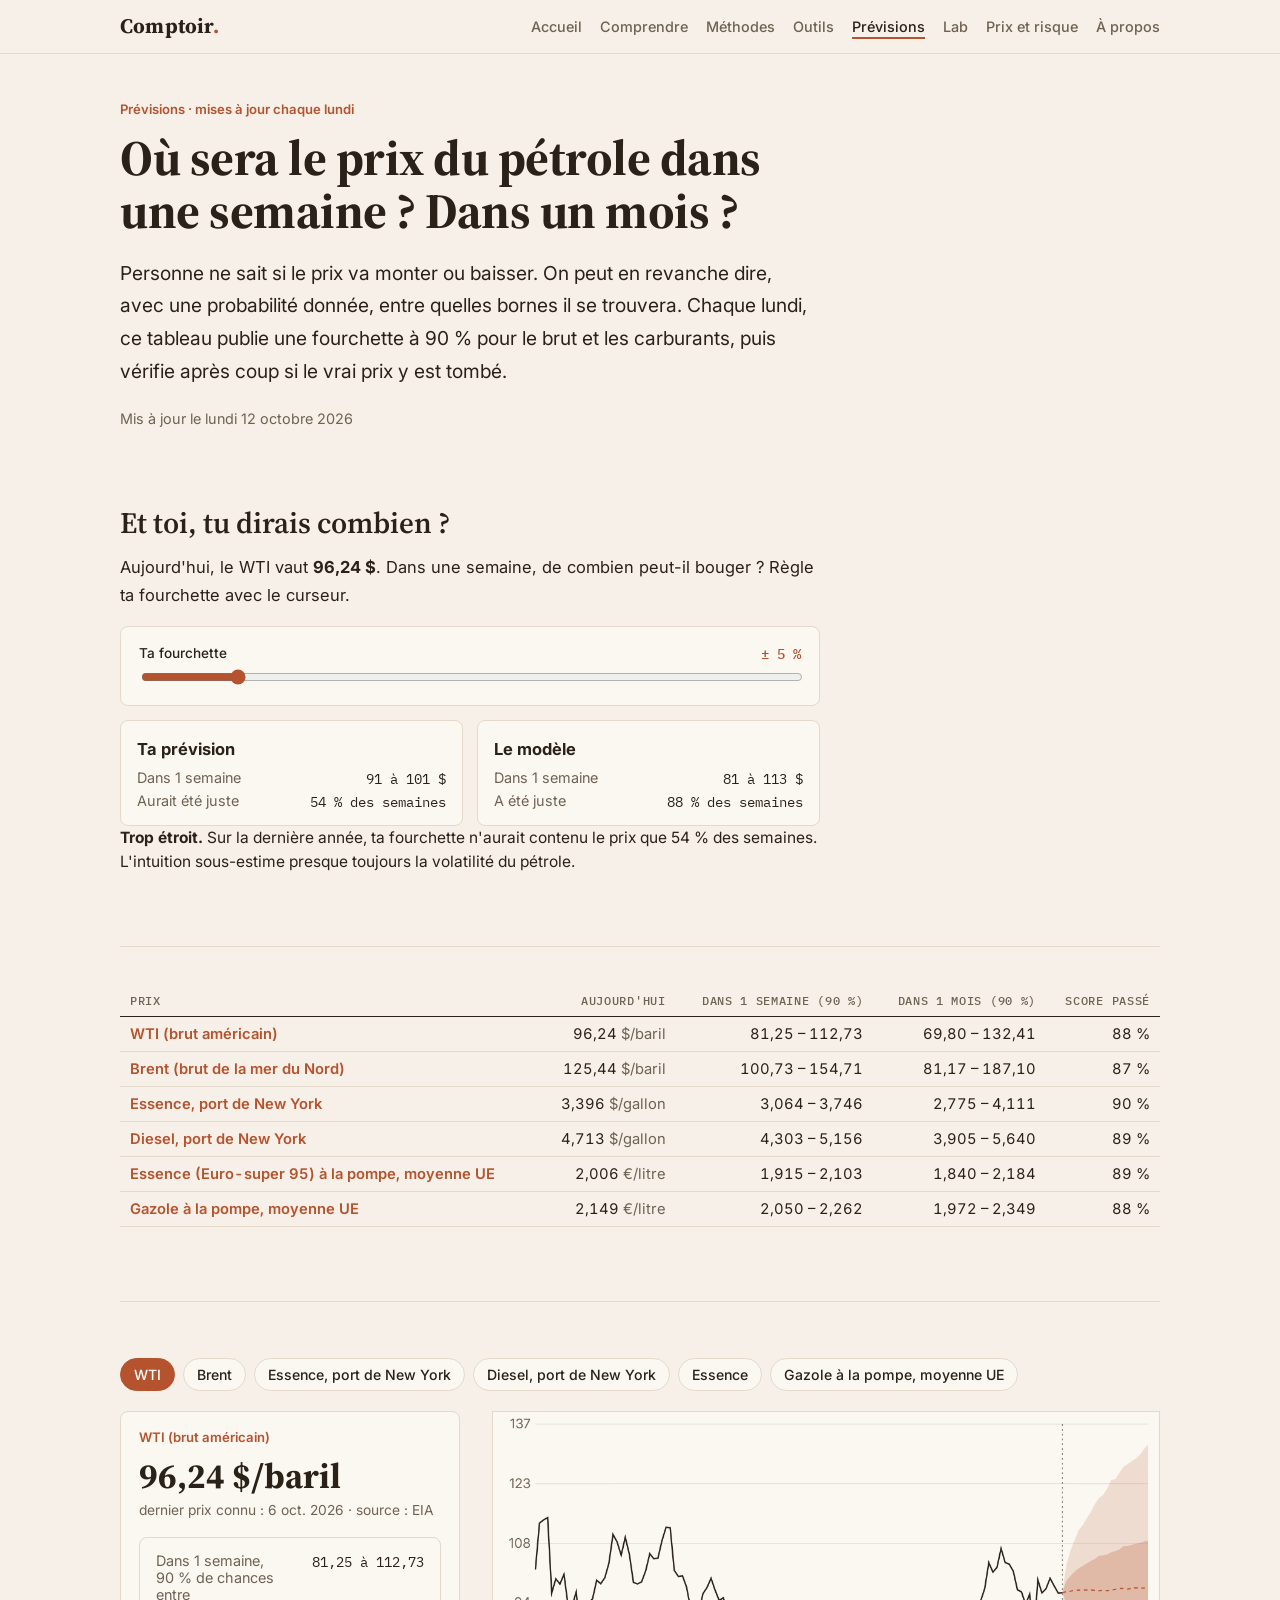
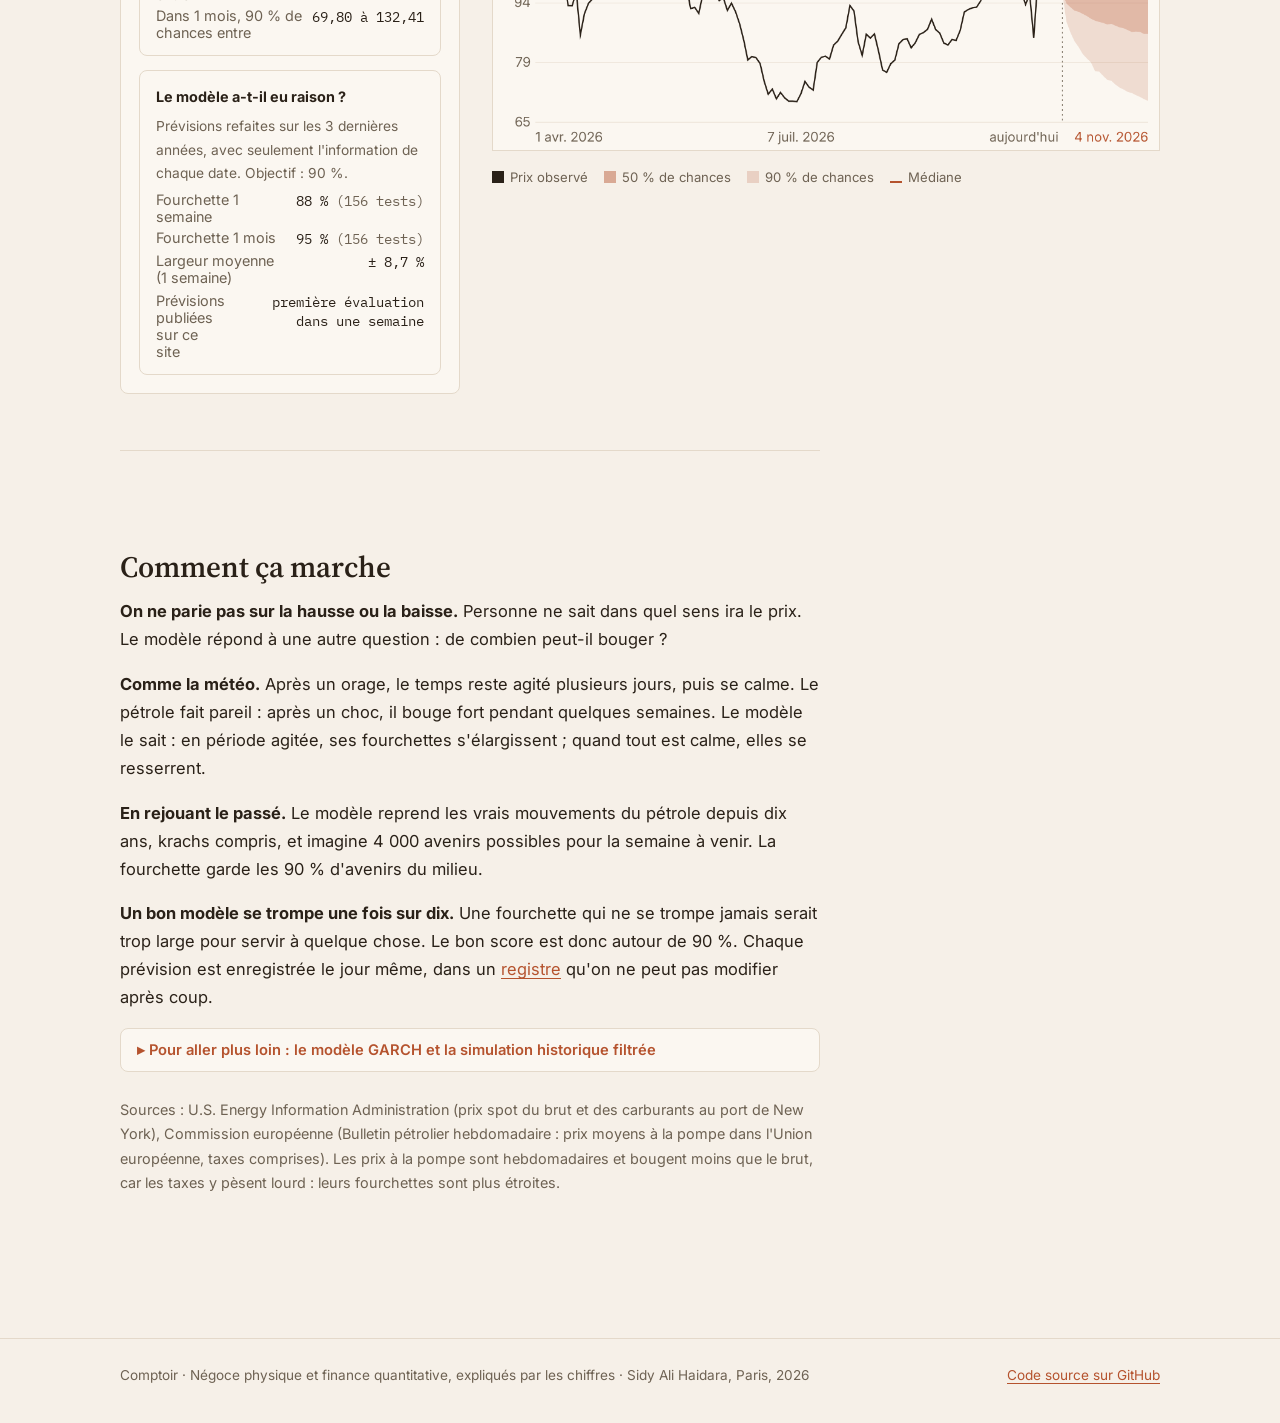
<file: docs/previsions.html>
<!doctype html>
<html lang="fr">
<head>
<meta charset="utf-8">
<meta name="viewport" content="width=device-width, initial-scale=1, viewport-fit=cover">
<title>Prévisions · Comptoir</title>
<meta name="description" content="Fourchettes de prévision à 90 % pour le pétrole brut et les carburants (WTI, Brent, essence et diesel aux États-Unis et dans l'Union européenne), mises à jour chaque semaine et notées après coup.">
<meta property="og:title" content="Prévisions · Comptoir">
<meta property="og:description" content="Fourchettes de prévision à 90 % pour le pétrole brut et les carburants (WTI, Brent, essence et diesel aux États-Unis et dans l'Union européenne), mises à jour chaque semaine et notées après coup.">
<meta property="og:type" content="website">
<meta name="theme-color" content="#F6F0E8">
<link rel="preconnect" href="https://fonts.googleapis.com">
<link rel="preconnect" href="https://fonts.gstatic.com" crossorigin>
<link rel="stylesheet" href="https://fonts.googleapis.com/css2?family=Inter:wght@400;500;600&family=IBM+Plex+Mono:wght@400;500&family=Source+Serif+4:ital,opsz,wght@0,8..60,400;0,8..60,600;0,8..60,700;1,8..60,400&display=swap">
<link rel="stylesheet" href="assets/style.css">
<link rel="icon" href="data:image/svg+xml,%3Csvg xmlns='http://www.w3.org/2000/svg' viewBox='0 0 32 32'%3E%3Crect width='32' height='32' rx='4' fill='%23b5532e'/%3E%3Ctext x='16' y='23' font-family='Arial' font-weight='700' font-size='19' text-anchor='middle' fill='white'%3EC%3C/text%3E%3C/svg%3E">
</head>
<body>
<header class="top"><div class="wrap">
<a class="brand" href="index.html">Comptoir<span>.</span></a>
<nav class="nav" aria-label="Navigation principale"><a href="index.html">Accueil</a><a href="comprendre.html">Comprendre</a><a href="methodes.html">Méthodes</a><a href="outils.html">Outils</a><a href="previsions.html" aria-current="page">Prévisions</a><a href="lab.html">Lab</a><a href="modeles.html">Prix et risque</a><a href="a-propos.html">À propos</a></nav>
</div></header>
<main>
<div class="wrap article">
  <div class="read">
    <span class="eyebrow">Prévisions · mises à jour chaque lundi</span>
    <h1>Où sera le prix du pétrole dans une semaine&nbsp;? Dans un mois&nbsp;?</h1>
    <p class="lede">Personne ne sait si le prix va monter ou baisser. On peut en revanche dire, avec une probabilité donnée, entre quelles bornes il se trouvera. Chaque lundi, ce tableau publie une fourchette à 90&nbsp;% pour le brut et les carburants, puis vérifie après coup si le vrai prix y est tombé.</p>
    <p class="muted" id="pv-maj" style="font-family:var(--ui);font-size:.9rem">Chargement…</p>
  </div>


  <section class="read" id="toi" style="padding-top:18px">
    <h2>Et toi, tu dirais combien&nbsp;?</h2>
    <p>Aujourd'hui, le WTI vaut <b id="toi-prix">…</b>. Dans une semaine, de combien peut-il bouger&nbsp;? Règle ta fourchette avec le curseur.</p>
    <div class="fields" style="margin:14px 0">
      <div class="field"><label for="toi-w">Ta fourchette <output id="toi-out"></output></label><input type="range" id="toi-w" min="1" max="30" step="1" value="5"></div>
    </div>
    <div class="compare">
      <div class="card"><b style="font-family:var(--ui)">Ta prévision</b><dl><dt>Dans 1 semaine</dt><dd id="toi-band">—</dd><dt>Aurait été juste</dt><dd id="toi-score">—</dd></dl></div>
      <div class="card"><b style="font-family:var(--ui)">Le modèle</b><dl><dt>Dans 1 semaine</dt><dd id="mod-band">—</dd><dt>A été juste</dt><dd id="mod-score">—</dd></dl></div>
    </div>
    <p class="quiz-msg" id="toi-msg"></p>
  </section>
  <section style="padding-top:20px">
    <div class="table-wrap"><table id="pv-table"></table></div>
  </section>

  <section id="graphique">
    <div class="pv-tabs" id="pv-tabs" role="group" aria-label="Choisir un prix"></div>
    <div class="tool" style="margin-top:20px">
      <div class="fields">
        <div><span class="eyebrow" id="pv-nom"></span><div class="big" id="pv-prix" style="font-size:2.2rem"></div><small class="muted" id="pv-date" style="font-family:var(--ui)"></small></div>
        <div class="card"><dl><dt>Dans 1 semaine, 90&nbsp;% de chances entre</dt><dd id="pv-sem"></dd><dt>Dans 1 mois, 90&nbsp;% de chances entre</dt><dd id="pv-mois"></dd></dl></div>
        <div class="card"><b style="font-family:var(--ui);font-size:.9rem">Le modèle a-t-il eu raison&nbsp;?</b><small class="muted" style="font-family:var(--ui)">Prévisions refaites sur les 3 dernières années, avec seulement l'information de chaque date. Objectif&nbsp;: 90&nbsp;%.</small><dl id="pv-bt"></dl><dl><dt>Prévisions publiées sur ce site</dt><dd id="pv-live"></dd></dl></div>
      </div>
      <div class="result">
        <canvas id="pv-chart" width="1100" height="560" role="img" aria-label="Prix récents et éventail de prévision"></canvas>
        <div class="legend"><span><i style="background:var(--ink)"></i>Prix observé</span><span><i style="background:var(--accent);opacity:.45"></i>50&nbsp;% de chances</span><span><i style="background:var(--accent);opacity:.2"></i>90&nbsp;% de chances</span><span><i style="background:transparent;border-top:2px dashed var(--accent);height:0;margin-top:6px"></i>Médiane</span></div>
      </div>
    </div>
  </section>

  <section class="read">
    <h2>Comment ça marche</h2>
    <p><b>On ne parie pas sur la hausse ou la baisse.</b> Personne ne sait dans quel sens ira le prix. Le modèle répond à une autre question&nbsp;: de combien peut-il bouger&nbsp;?</p>
    <p><b>Comme la météo.</b> Après un orage, le temps reste agité plusieurs jours, puis se calme. Le pétrole fait pareil&nbsp;: après un choc, il bouge fort pendant quelques semaines. Le modèle le sait&nbsp;: en période agitée, ses fourchettes s'élargissent&nbsp;; quand tout est calme, elles se resserrent.</p>
    <p><b>En rejouant le passé.</b> Le modèle reprend les vrais mouvements du pétrole depuis dix ans, krachs compris, et imagine 4&nbsp;000 avenirs possibles pour la semaine à venir. La fourchette garde les 90&nbsp;% d'avenirs du milieu.</p>
    <p><b>Un bon modèle se trompe une fois sur dix.</b> Une fourchette qui ne se trompe jamais serait trop large pour servir à quelque chose. Le bon score est donc autour de 90&nbsp;%. Chaque prévision est enregistrée le jour même, dans un <a href="data/journal.csv">registre</a> qu'on ne peut pas modifier après coup.</p>
    <details class="plus"><summary>Pour aller plus loin : le modèle GARCH et la simulation historique filtrée</summary>
    <div class="plus-body">

    <p><b>On ne parie pas sur la direction.</b> La fourchette est centrée sur le prix d'aujourd'hui&nbsp;: le modèle ne prétend pas savoir si le prix va monter. Il estime seulement de combien il peut bouger.</p>
    <p><b>La volatilité change avec le temps.</b> Après un choc, le prix reste agité plusieurs semaines. Un modèle GARCH(1,1) estime chaque jour cette agitation à partir des derniers rendements. Les fourchettes s'élargissent donc en période de crise et se resserrent quand le marché est calme.</p>
    <p><b>Les chocs gardent leur vraie forme.</b> Au lieu de supposer une loi normale, qui sous-estime les krachs, on réutilise les chocs réellement observés depuis dix ans, une fois retirée la volatilité du moment. On simule 4&nbsp;000 trajectoires futures, et la fourchette à 90&nbsp;% laisse 5&nbsp;% des scénarios de chaque côté.</p>
    <div class="eq">σ²<sub>t+1</sub> = ω + α ε²<sub>t</sub> + β σ²<sub>t</sub>,&nbsp;&nbsp;&nbsp;ε<sub>t</sub> = σ<sub>t</sub> z<sub>t</sub>,&nbsp;&nbsp;z<sub>t</sub> tirés parmi les chocs observés</div>
    <p><b>Un bon modèle se trompe 1 fois sur 10.</b> Une fourchette à 90&nbsp;% qui contient le prix 100&nbsp;% du temps est trop large, donc inutile. Si elle ne le contient que 70&nbsp;% du temps, elle sous-estime le risque. Le score affiché doit rester proche de 90&nbsp;%. La comparaison avec une loi normale à volatilité fixe est dans les données publiées.</p>
    <p><b>Tout est daté.</b> Chaque prévision publiée est ajoutée au <a href="data/journal.csv">registre</a> le jour même et n'est jamais modifiée. L'historique complet est visible sur <a href="https://github.com/SidyHaidara/moteur-negoce-physique/commits/main/docs/data/journal.csv">GitHub</a>.</p>
    
    </div></details>
    <p class="muted" style="font-size:.9rem">Sources&nbsp;: U.S. Energy Information Administration (prix spot du brut et des carburants au port de New York), Commission européenne (Bulletin pétrolier hebdomadaire&nbsp;: prix moyens à la pompe dans l'Union européenne, taxes comprises). Les prix à la pompe sont hebdomadaires et bougent moins que le brut, car les taxes y pèsent lourd&nbsp;: leurs fourchettes sont plus étroites.</p>
  </section>
</div>
</main>
<footer><div class="wrap">
<span>Comptoir · Négoce physique et finance quantitative, expliqués par les chiffres · Sidy Ali Haidara, Paris, 2026</span>
<span><a href="https://github.com/SidyHaidara/moteur-negoce-physique">Code source sur GitHub</a></span>
</div></footer>
<script src="assets/previsions.js"></script>
</body>
</html>
</file>
<file: docs/assets/style.css>
/* Comptoir — feuille de style commune
   Mise en page : colonne de lecture de 68 caractères, grilles pour le hub et les outils.
   Palette : papier crème, encre noire, accent bleu marine, ambre « brut ». */
:root {
  --bg: #f6f0e8;
  --surface: #fbf7f1;
  --ink: #2a2118;
  --muted: #6e6253;
  --rule: #e4d9ca;
  --accent: #b5532e;
  --accent-soft: #b5532e14;
  --amber: #b5532e;
  --pos: #3f7a4a;
  --neg: #b5402e;
  --display: "Source Serif 4", Georgia, "Times New Roman", serif;
  --body: "Inter", -apple-system, "Segoe UI", sans-serif;
  --ui: "Inter", -apple-system, "Segoe UI", sans-serif;
  --mono: "IBM Plex Mono", ui-monospace, Menlo, monospace;
  color-scheme: light;
}
* { box-sizing: border-box; }
html { -webkit-text-size-adjust: 100%; }
body { margin: 0; background: var(--bg); color: var(--ink); font: 16.5px/1.7 var(--body); }
a { color: var(--accent); text-underline-offset: 3px; }
a:focus-visible, button:focus-visible, input:focus-visible { outline: 2px solid var(--accent); outline-offset: 2px; }
img { max-width: 100%; height: auto; display: block; }

.wrap { max-width: 1080px; margin: 0 auto; padding-inline: 20px; }
.read { max-width: 70ch; }

/* En-tête */
.top { border-bottom: 1px solid var(--rule); background: var(--bg); position: sticky; top: env(safe-area-inset-top, 0px); z-index: 5; }
.top .wrap { display: flex; align-items: center; justify-content: space-between; gap: 16px; padding-block: 14px; flex-wrap: wrap; }
.brand { font: 700 1.3rem/1 var(--display); color: var(--ink); text-decoration: none; letter-spacing: .01em; }
.brand span { color: var(--accent); }
.nav { display: flex; gap: 4px 18px; flex-wrap: wrap; font: 500 .9rem var(--ui); }
.nav a { color: var(--muted); text-decoration: none; padding: 4px 0; }
.nav a:hover, .nav a[aria-current="page"] { color: var(--ink); box-shadow: inset 0 -2px 0 var(--accent); }

/* Typographie */
h1, h2, h3 { font-family: var(--display); text-wrap: balance; margin: 0; line-height: 1.08; }
h1 { font-size: clamp(2.1rem, 5.5vw, 3.4rem); font-weight: 700; letter-spacing: -.01em; }
h1 em { font-style: italic; color: inherit; }
h2 { font-size: clamp(1.45rem, 3vw, 1.85rem); font-weight: 600; }
h3 { font-size: 1.15rem; font-weight: 700; }
p { margin: 0 0 1em; }
.eyebrow { font: 600 .82rem/1.2 var(--ui); color: var(--amber); margin-bottom: 14px; display: block; }
.lede { font-size: 1.2rem; color: var(--ink); max-width: 60ch; }
.muted { color: var(--muted); }
.mono { font-family: var(--mono); font-variant-numeric: tabular-nums; }

section { padding-block: 56px; }
section + section { border-top: 1px solid var(--rule); }

/* Accueil */
.hero { padding-block: 72px 56px; display: grid; gap: 22px; }
.hero .cta { display: flex; gap: 12px; flex-wrap: wrap; }
.btn { font: 600 .92rem var(--ui); padding: 11px 18px; border-radius: 6px; text-decoration: none; border: 1px solid var(--accent); display: inline-block; }
.btn.primary { background: var(--accent); color: var(--bg); }
.btn.ghost { color: var(--accent); background: transparent; }

.hub { display: grid; grid-template-columns: repeat(auto-fit, minmax(230px, 1fr)); gap: 0; border-top: 1px solid var(--rule); }
.hub a { display: grid; gap: 8px; padding: 22px 20px 26px 0; text-decoration: none; color: var(--ink); border-bottom: 1px solid var(--rule); min-width: 0; }
.hub a .n { font: 500 .78rem var(--mono); color: var(--muted); }
.hub a h3 { font-size: 1.35rem; }
.hub a p { font-size: .95rem; color: var(--muted); margin: 0; }
.hub a:hover h3 { color: var(--accent); }

.figure-strip { display: grid; grid-template-columns: repeat(auto-fit, minmax(200px, 1fr)); gap: 16px; }
.stat { border-left: 3px solid var(--accent); padding: 4px 0 4px 14px; }
.stat b { display: block; font: 700 2rem/1.1 var(--display); color: var(--ink); }
.stat span { font: .88rem/1.4 var(--ui); color: var(--muted); }

/* Articles */
.article { padding-block: 48px 72px; }
.article h1 { font-size: clamp(2rem, 5vw, 3.1rem); margin-bottom: 18px; }
.article h2 { margin: 44px 0 14px; }
.article h3 { margin: 28px 0 8px; }
.article ul, .article ol { padding-left: 1.2em; margin: 0 0 1em; }
.article li { margin-bottom: .4em; }
.toc { font: .92rem var(--ui); border-left: 2px solid var(--rule); padding-left: 14px; margin: 24px 0; }
.toc a { color: var(--muted); display: block; text-decoration: none; padding: 2px 0; }
.toc a:hover { color: var(--accent); }
.example { background: var(--surface); border: 1px solid var(--rule); border-radius: 8px; padding: 16px 18px; margin: 20px 0; font-size: .97rem; }
.example .eyebrow { margin-bottom: 8px; color: var(--amber); }
.eq { font: 1rem var(--mono); background: var(--surface); border: 1px solid var(--rule); padding: 12px 16px; overflow-x: auto; white-space: nowrap; margin: 16px 0; }
.keypoint { border-left: 3px solid var(--amber); padding: 6px 0 6px 16px; margin: 20px 0; font-size: 1.05rem; }
figure { margin: 26px 0; }
figure img { background: #fff; border: 1px solid var(--rule); }
figcaption { font: .85rem/1.45 var(--ui); color: var(--muted); margin-top: 8px; }
.table-wrap { overflow-x: auto; margin: 18px 0; }
table { border-collapse: collapse; width: 100%; font: .92rem var(--ui); min-width: 480px; }
th { text-align: left; font: 500 .72rem var(--mono); text-transform: uppercase; letter-spacing: .06em; color: var(--muted); border-bottom: 1.5px solid var(--ink); padding: 8px 10px; }
td { padding: 8px 10px; border-bottom: 1px solid var(--rule); font-variant-numeric: tabular-nums; }
td.r, th.r { text-align: right; }

/* Outils */
.tool { display: grid; grid-template-columns: minmax(0, 340px) minmax(0, 1fr); gap: 32px; align-items: start; }
@media (max-width: 760px) { .tool { grid-template-columns: 1fr; } }
.fields { display: grid; gap: 14px; background: var(--surface); border: 1px solid var(--rule); border-radius: 8px; padding: 18px; }
.field { display: grid; gap: 4px; }
.field label { font: 500 .85rem var(--ui); display: flex; justify-content: space-between; gap: 8px; }
.field label output { font-family: var(--mono); color: var(--accent); }
.field input[type=range] { width: 100%; accent-color: var(--accent); }
.field input[type=number] { font: 1rem var(--mono); padding: 7px 9px; border: 1px solid var(--rule); background: var(--bg); color: var(--ink); border-radius: 3px; width: 100%; }
.field small { font: .78rem var(--ui); color: var(--muted); }
.result { display: grid; gap: 18px; min-width: 0; }
.big { font: 700 clamp(2.2rem, 5.5vw, 3rem)/1 var(--display); }
.big.pos { color: var(--pos); } .big.neg { color: var(--neg); }
.bars { display: grid; gap: 8px; font: .88rem var(--ui); }
.bar { display: grid; grid-template-columns: 170px 1fr 70px; gap: 10px; align-items: center; }
@media (max-width: 480px) { .bar { grid-template-columns: 110px 1fr 60px; } }
.bar .track { height: 12px; background: var(--accent-soft); position: relative; }
.bar .fill { position: absolute; top: 0; bottom: 0; }
.bar .v { font-family: var(--mono); text-align: right; }
.legend { display: flex; gap: 16px; flex-wrap: wrap; font: .82rem var(--ui); color: var(--muted); }
.legend i { display: inline-block; width: 12px; height: 12px; margin-right: 6px; vertical-align: -1px; }
canvas { width: 100%; height: 260px; display: block; background: var(--surface); border: 1px solid var(--rule); }
.compare { display: grid; grid-template-columns: repeat(auto-fit, minmax(220px, 1fr)); gap: 14px; }
.card { background: var(--surface); border: 1px solid var(--rule); border-radius: 8px; padding: 14px 16px; display: grid; gap: 6px; }
.card dl { display: grid; grid-template-columns: 1fr auto; gap: 4px 10px; margin: 0; font: .9rem var(--ui); }
.card dt { color: var(--muted); } .card dd { margin: 0; font-family: var(--mono); text-align: right; }
.note { font: .86rem/1.5 var(--ui); color: var(--muted); border-top: 1px solid var(--rule); padding-top: 10px; }
button.run { font: 600 .9rem var(--ui); background: var(--accent); color: var(--bg); border: 0; padding: 10px 16px; border-radius: 3px; cursor: pointer; justify-self: start; }

/* Lab */
.labhead { display: grid; gap: 14px; }
.pills { display: flex; flex-wrap: wrap; gap: 8px; }
.pill { font: 500 .76rem var(--mono); border: 1px solid var(--rule); padding: 3px 9px; border-radius: 3px; color: var(--muted); }
.grid2 { display: grid; grid-template-columns: repeat(auto-fit, minmax(300px, 1fr)); gap: 22px; }
.grid2 > * { min-width: 0; }

/* Pied de page */
footer { border-top: 1px solid var(--rule); padding-block: 28px 40px; font: .85rem var(--ui); color: var(--muted); }
footer .wrap { display: flex; justify-content: space-between; gap: 12px; flex-wrap: wrap; }

@media (prefers-reduced-motion: no-preference) {
  .hub a h3 { transition: color .15s; }
}

/* Modèles du M2 */
.course-tag { display: inline-block; font: 500 .8rem var(--ui); color: var(--muted); border: 1px solid var(--rule); border-radius: 99px; padding: 2px 10px; margin: 0 6px 6px 0; }
.result-box { border-left: 3px solid var(--accent); padding: 4px 0 4px 16px; margin: 20px 0; }
.synth td.neg { color: var(--neg); font-family: var(--mono); }
.synth td.pos { color: var(--pos); font-family: var(--mono); }
.synth tr.total td { border-top: 1.5px solid var(--ink); font-weight: 600; }


/* Prévisions */
.pv-tabs { display: flex; flex-wrap: wrap; gap: 8px; }
.pv-tab { font: 500 .88rem var(--ui); padding: 7px 13px; border-radius: 99px; border: 1px solid var(--rule); background: var(--surface); color: var(--ink); cursor: pointer; }
.pv-tab[aria-pressed="true"] { background: var(--accent); border-color: var(--accent); color: #fff; }
#pv-table td a { font-weight: 600; text-decoration: none; }
canvas#pv-chart { height: auto; aspect-ratio: 1100 / 560; }

/* Pages simplifiées : ticket et « pour aller plus loin » */
.ticket { background: var(--surface); border: 1px solid var(--rule); border-radius: 10px; padding: 8px 20px; margin: 26px 0; font-family: var(--ui); }
.t-row { display: flex; justify-content: space-between; gap: 16px; padding: 11px 0; border-bottom: 1px dashed var(--rule); font-size: 1rem; }
.t-row b { font-family: var(--mono); white-space: nowrap; }
.t-row b.pos { color: var(--pos); } .t-row b.neg { color: var(--neg); }
.t-total { border-bottom: 0; border-top: 2px solid var(--ink); margin-top: 4px; font-size: 1.12rem; }
.t-total b { color: var(--ink); }
details.plus { margin: 14px 0 26px; border: 1px solid var(--rule); border-radius: 8px; background: var(--surface); }
details.plus > summary { cursor: pointer; padding: 12px 16px; font: 600 .92rem var(--ui); color: var(--accent); list-style: none; }
details.plus > summary::-webkit-details-marker { display: none; }
details.plus > summary::before { content: "▸ "; }
details.plus[open] > summary::before { content: "▾ "; }
.plus-body { padding: 0 18px 10px; font-size: .97rem; }
.plus-body h3 { margin-top: 22px; }

/* Négocie ton baril */
.presets { display: flex; flex-wrap: wrap; gap: 8px; align-items: center; font: .88rem var(--ui); margin: 6px 0 4px; }
.presets button { font: 500 .85rem var(--ui); padding: 6px 12px; border-radius: 99px; border: 1px solid var(--rule); background: var(--surface); color: var(--ink); cursor: pointer; }
.presets button:hover { border-color: var(--accent); color: var(--accent); }
.ng { display: grid; grid-template-columns: minmax(0, 360px) minmax(0, 1fr); gap: 28px; align-items: start; margin: 18px 0 10px; }
.ng-year { display: grid; grid-template-columns: minmax(0, 1.6fr) minmax(0, 1fr); gap: 22px; align-items: start; margin: 14px 0; }
@media (max-width: 820px) { .ng, .ng-year { grid-template-columns: 1fr; } }
.ng .ticket { margin: 0; }
.check { display: flex; gap: 8px; align-items: center; font: .88rem var(--ui); }
.t-total.perte b { color: var(--neg); }
.ng-bar { display: flex; height: 12px; border-radius: 99px; overflow: hidden; background: var(--rule); margin: 14px 0 8px; }
.ng-bar i { display: block; height: 100%; transition: width .35s ease; }
.b-cva { background: #9b3a2a; } .b-fin { background: #d08a5c; } .b-floor { background: #e7b98f; } .b-net { background: var(--pos); }
.ng-verdict { font: 600 1rem var(--ui); margin: 6px 0 0; }
#ng-canvas { height: auto; aspect-ratio: 1100 / 440; }
.ng-log { font: .88rem/1.5 var(--ui); padding-left: 0; list-style: none; max-height: 250px; overflow: auto; margin: 0 0 10px; }
.ng-log li { padding: 3px 0; border-bottom: 1px dashed var(--rule); }
.ng-log li.bad { color: var(--neg); font-weight: 600; }
.ng-result { font: .95rem var(--ui); padding: 12px 14px; border-radius: 8px; background: var(--surface); border: 1px solid var(--rule); }
.ng-result.ok { border-color: var(--pos); } .ng-result.ko { border-color: var(--neg); }
#ng-play:disabled { opacity: .5; cursor: wait; }

/* Interactions simples */
.litre { display: flex; height: 92px; border-radius: 10px; overflow: hidden; gap: 3px; }
.litre .seg { border: 0; cursor: pointer; color: #fff; font: 500 .85rem/1.25 var(--ui); padding: 8px; text-align: left; min-width: 0; transition: transform .15s, filter .15s; }
.litre .seg b { font-size: 1.05rem; }
.litre .seg:hover, .litre .seg.on { filter: brightness(1.12); transform: translateY(-3px); }
.litre .s1 { background: #2a2118; } .litre .s2 { background: #6b4f3a; } .litre .s3 { background: #b5532e; } .litre .s4 { background: #8a7d6c; }
.litre .s2 span { writing-mode: vertical-rl; transform: rotate(180deg); font-size: .75rem; }
@media (max-width: 600px) { .litre { height: 110px; } .litre .seg { font-size: .72rem; padding: 6px; } .litre .s2 span { display: none; } }
.litre-info { margin-top: 14px; padding: 14px 16px; border-radius: 8px; background: var(--surface); border: 1px solid var(--rule); font: .97rem/1.55 var(--ui); max-width: 70ch; }
.quiz { display: grid; grid-template-columns: repeat(5, 1fr); gap: 8px; margin: 16px 0 8px; }
.quiz button { display: grid; gap: 6px; justify-items: center; padding: 10px 4px; border-radius: 8px; border: 1px solid var(--rule); background: var(--surface); cursor: pointer; font: .82rem/1.2 var(--ui); color: var(--ink); text-align: center; }
.quiz button:hover:not(:disabled) { border-color: var(--accent); }
.quiz button:disabled { cursor: default; }
.quiz .col { display: flex; align-items: flex-end; height: 120px; width: 70%; background: var(--rule); border-radius: 4px; overflow: hidden; }
.quiz .col i { display: block; width: 100%; height: 0; background: #8a7d6c; transition: height .8s ease; }
.quiz em { font: 700 .9rem var(--mono); font-style: normal; white-space: nowrap; }
.quiz button.win .col i { background: var(--accent); }
.quiz button.pick { border: 2px solid var(--ink); }
.quiz-msg { font: .97rem/1.55 var(--ui); min-height: 1.5em; }
</file>
